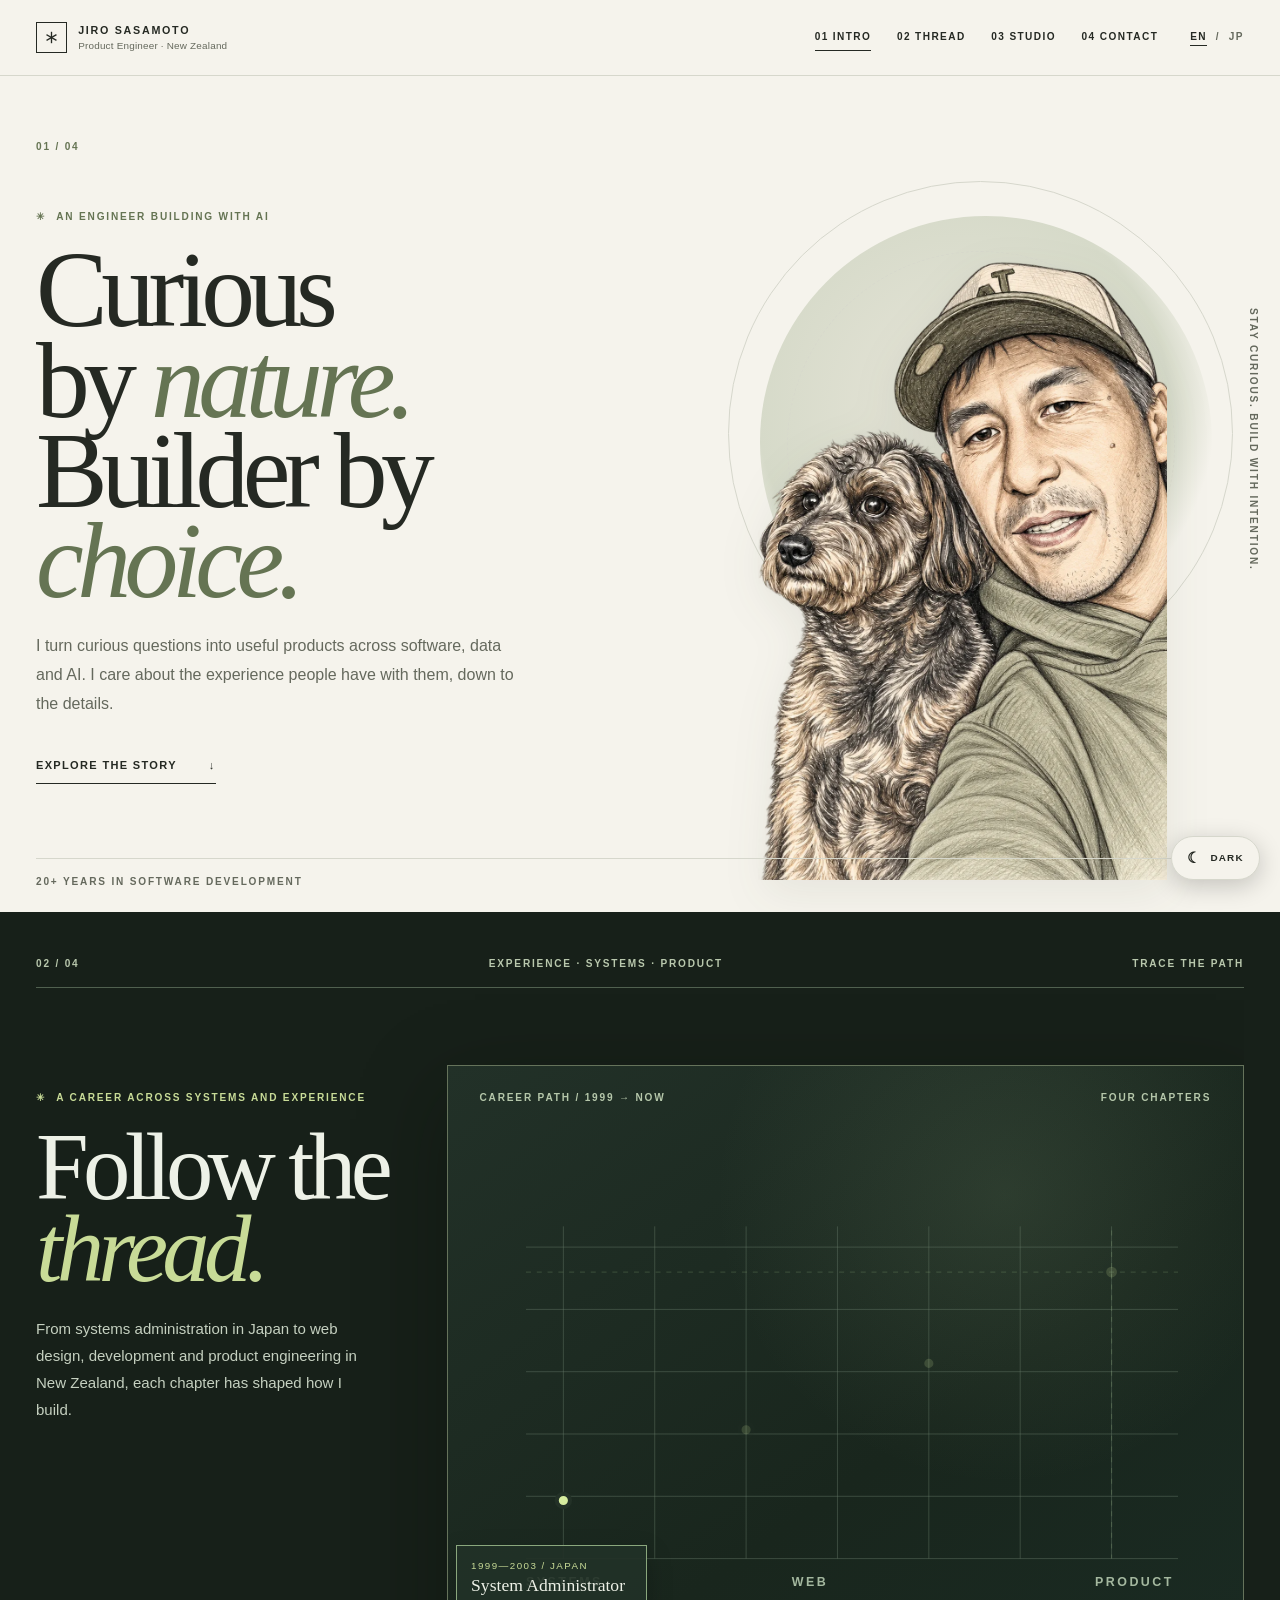
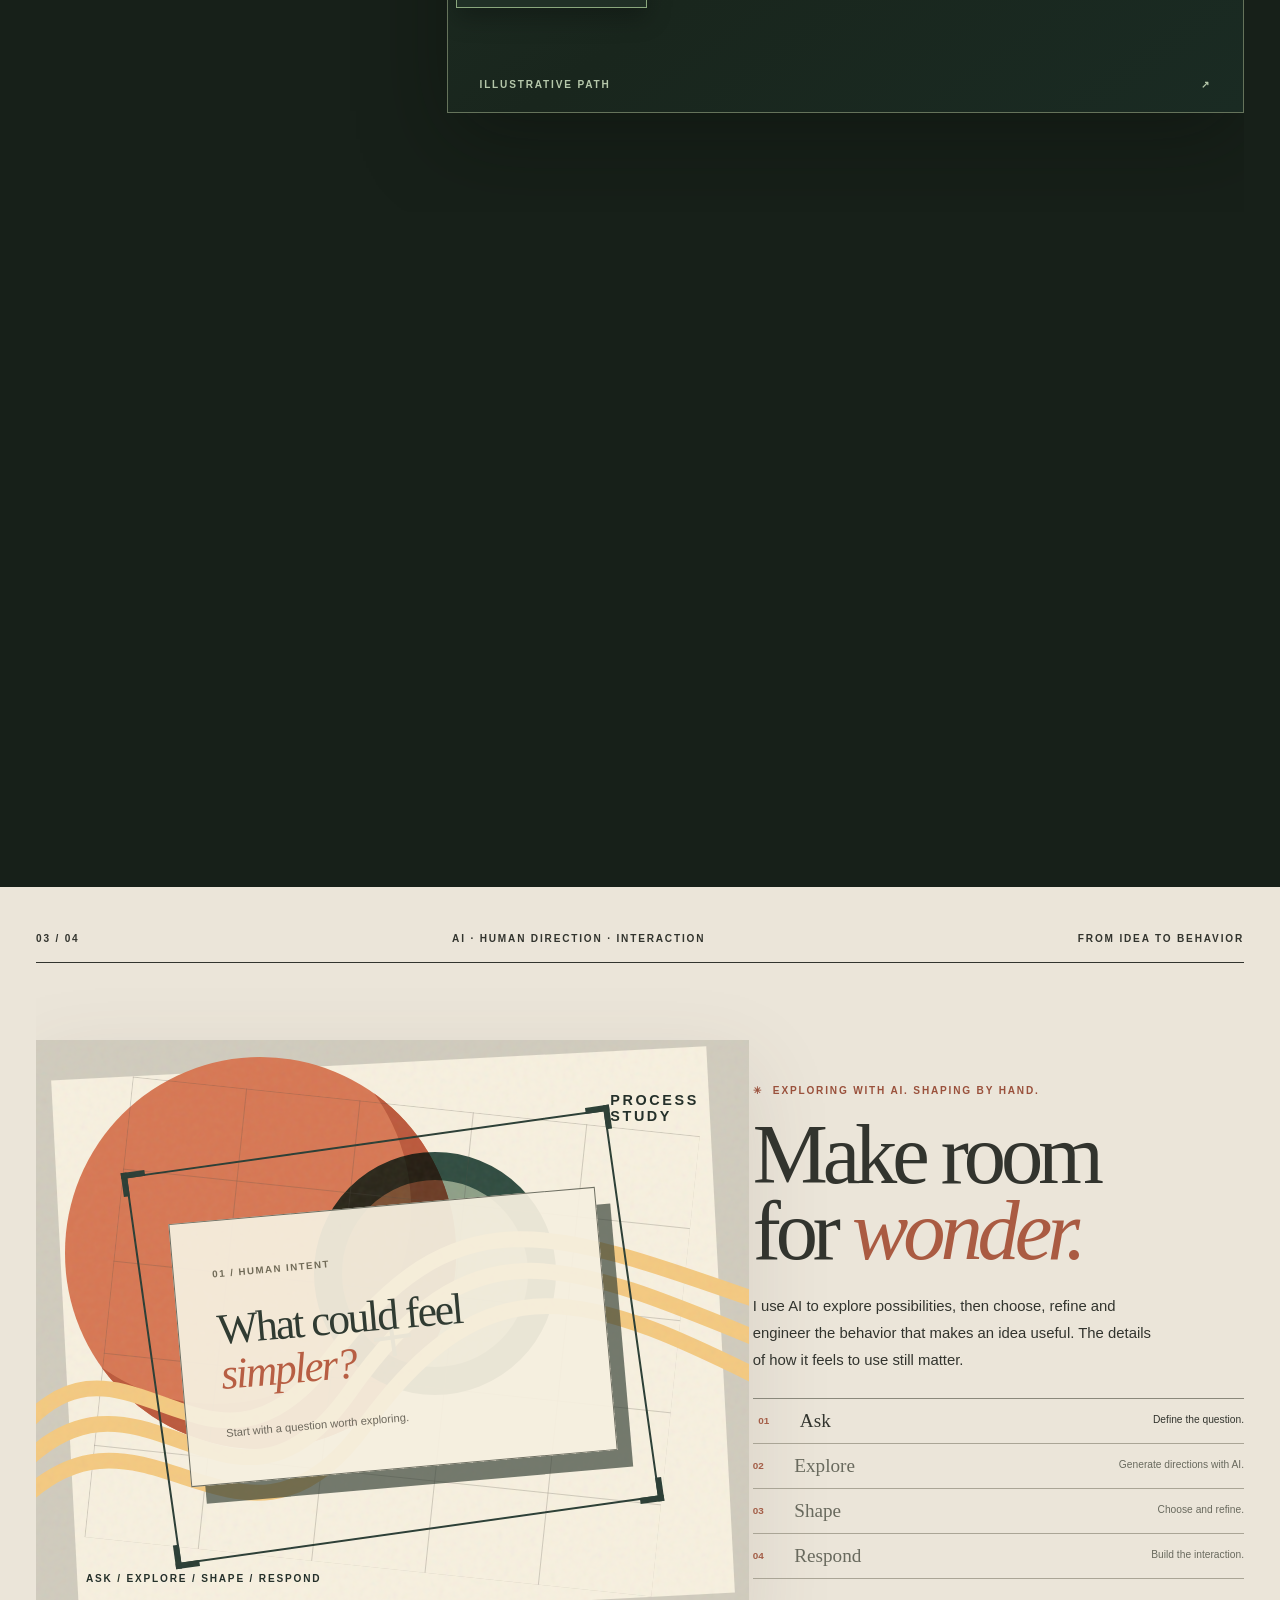
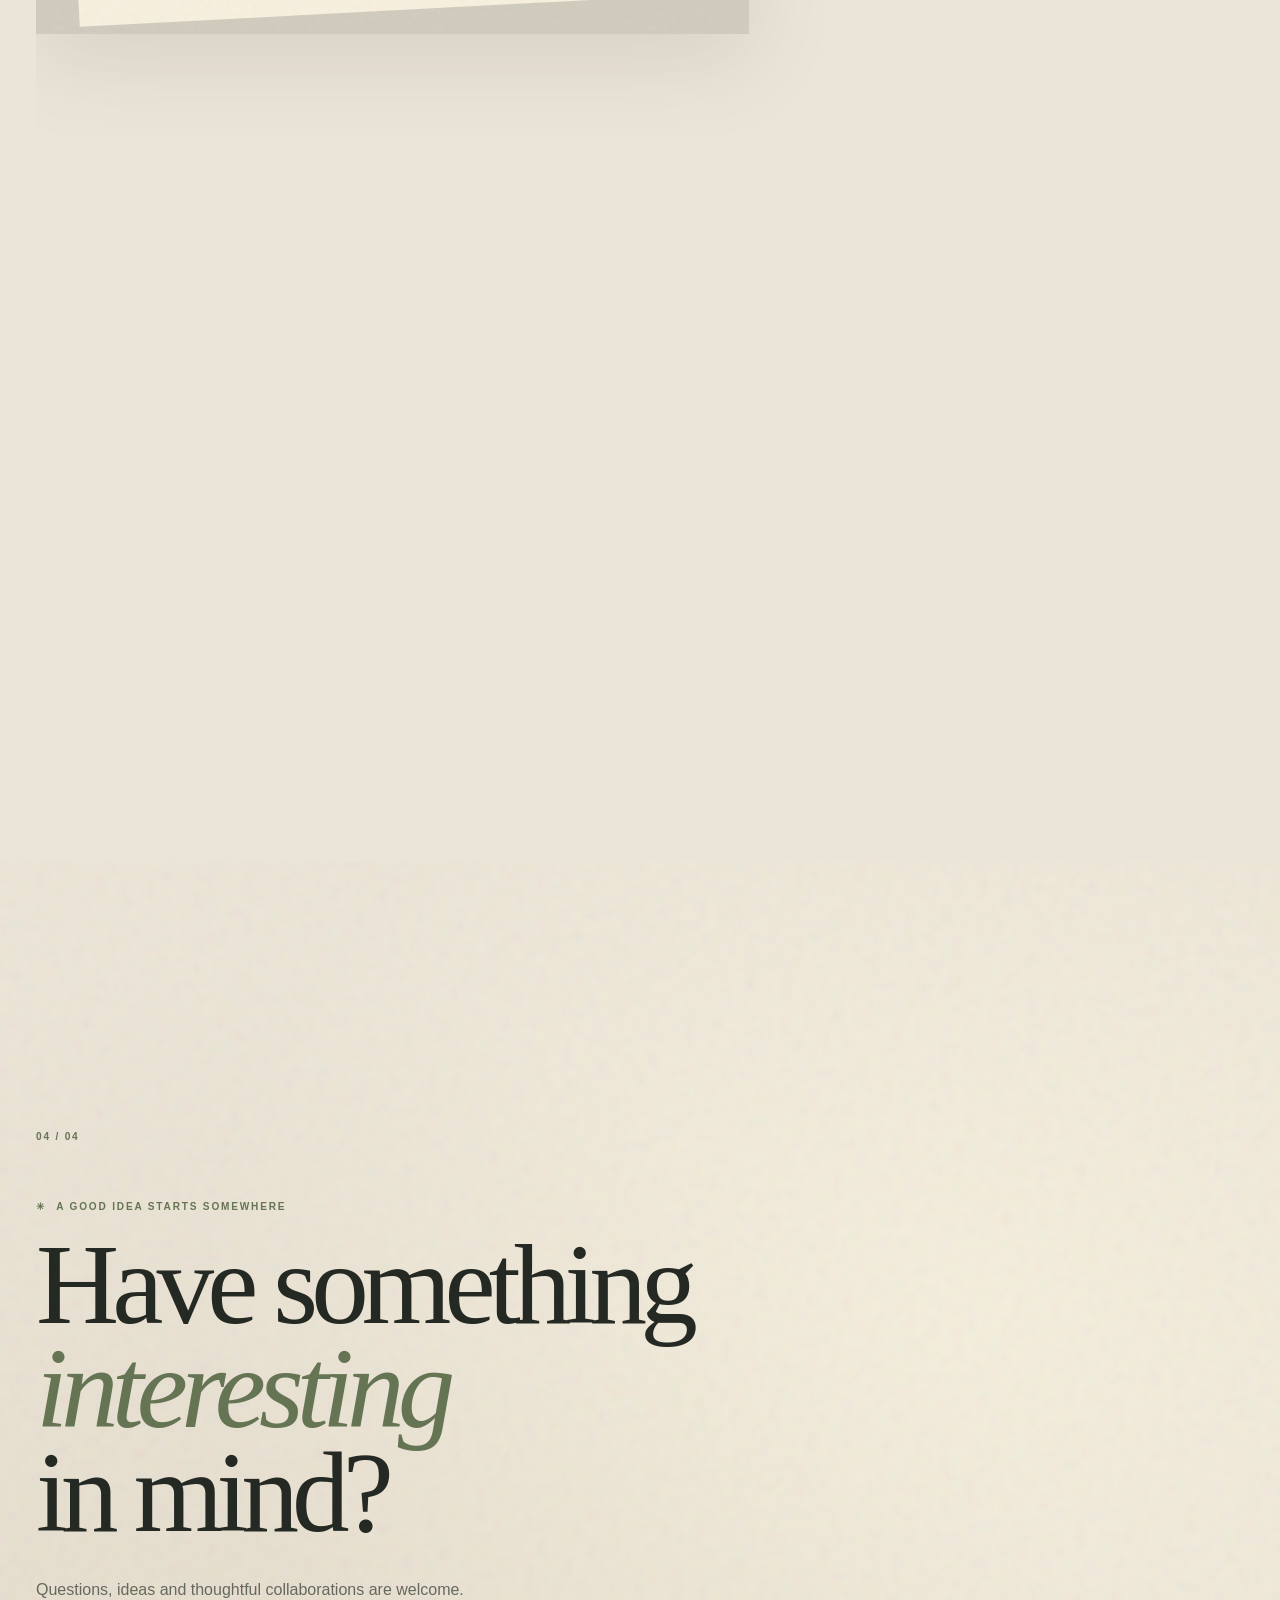
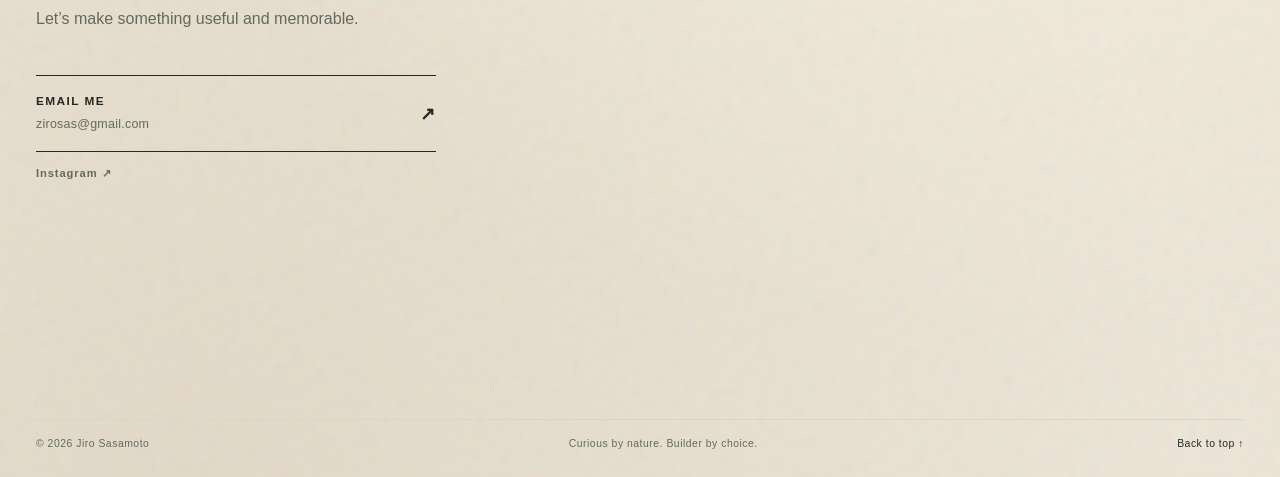
<file: index.html>
<!doctype html>
<html lang="en">
<head>
  <meta charset="utf-8">
  <meta name="viewport" content="width=device-width, initial-scale=1">
  <meta name="color-scheme" content="light dark">
  <meta name="description" content="Jiro Sasamoto is a product engineer in New Zealand, building thoughtful products across software, data and AI with a focus on UI and UX.">
  <meta name="author" content="Jiro Sasamoto">
  <title>Jiro Sasamoto — Product Engineer in New Zealand</title>
  <link rel="icon" href="assets/favicon.svg" type="image/svg+xml">
  <link rel="apple-touch-icon" href="assets/apple-touch-icon.png">
  <link rel="canonical" href="https://zirosas.github.io/portfolio/">
  <link rel="alternate" hreflang="en" href="https://zirosas.github.io/portfolio/">
  <link rel="alternate" hreflang="ja" href="https://zirosas.github.io/portfolio/ja/">
  <link rel="alternate" hreflang="x-default" href="https://zirosas.github.io/portfolio/">
  <meta property="og:type" content="website">
  <meta property="og:locale" content="en_NZ">
  <meta property="og:site_name" content="Jiro Sasamoto">
  <meta property="og:title" content="Jiro Sasamoto — Product Engineer">
  <meta property="og:description" content="Turning curious questions into useful products across software, data and AI, with care for UI and UX.">
  <meta property="og:url" content="https://zirosas.github.io/portfolio/">
  <meta property="og:image" content="https://zirosas.github.io/portfolio/assets/og-image.jpg">
  <meta property="og:image:width" content="1200">
  <meta property="og:image:height" content="630">
  <meta property="og:image:alt" content="Jiro Sasamoto — Curious by nature. Builder by choice.">
  <meta name="twitter:card" content="summary_large_image">
  <meta name="twitter:title" content="Jiro Sasamoto — Product Engineer">
  <meta name="twitter:description" content="Turning curious questions into useful products across software, data and AI, with care for UI and UX.">
  <meta name="twitter:image" content="https://zirosas.github.io/portfolio/assets/og-image.jpg">
  <meta name="theme-color" content="#f5f3ec" media="(prefers-color-scheme: light)">
  <meta name="theme-color" content="#11130f" media="(prefers-color-scheme: dark)">
  <script>
    (function () {
      var saved = null;
      try { saved = localStorage.getItem('theme'); } catch (error) {}
      var prefersDark = window.matchMedia && window.matchMedia('(prefers-color-scheme: dark)').matches;
      document.documentElement.setAttribute('data-theme', saved === 'dark' || saved === 'light' ? saved : (prefersDark ? 'dark' : 'light'));
    })();
  </script>
  <script type="application/ld+json">
    {"@context":"https://schema.org","@type":"Person","name":"Jiro Sasamoto","url":"https://zirosas.github.io/portfolio/","jobTitle":"Product Engineer","address":{"@type":"PostalAddress","addressLocality":"Auckland","addressCountry":"NZ"},"sameAs":["https://github.com/zirosas"]}
  </script>
  <link rel="stylesheet" href="assets/styles.css">
  <script src="assets/story.js" defer></script>
</head>
<body>
  <a class="skip-link" href="#main">Skip to content</a>
  <header class="site-header">
    <a class="identity" href="#intro" aria-label="Jiro Sasamoto, back to introduction">
      <span class="identity-mark" aria-hidden="true"><svg viewBox="0 0 64 64" width="17" height="17" fill="none" stroke="currentColor" stroke-width="5" stroke-linecap="square"><line x1="32" y1="13" x2="32" y2="51"/><line x1="15.5" y1="22.5" x2="48.5" y2="41.5"/><line x1="15.5" y1="41.5" x2="48.5" y2="22.5"/></svg></span>
      <span class="identity-text"><strong>JIRO SASAMOTO</strong><small>Product Engineer · New Zealand</small></span>
    </a>
    <nav aria-label="Main navigation">
      <a href="#intro">01 Intro</a>
      <a href="#thread">02 Thread</a>
      <a href="#studio">03 Studio</a>
      <a href="#contact">04 Contact</a>
    </nav>
    <div class="language-switch" role="group" aria-label="Language"><span aria-current="page">EN</span><span aria-hidden="true">/</span><a href="ja/" lang="ja" hreflang="ja">JP</a></div>
  </header>
  <main id="main">
    <section class="scene hero-scene" id="intro" aria-labelledby="intro-title">
      <div class="hero-inner wrap">
        <div class="hero-copy" data-reveal>
          <p class="scene-index"><span>01 / 04</span></p>
          <span class="eyebrow">An engineer building with AI</span>
          <h1 id="intro-title">Curious<br>by <em>nature.</em><br>Builder by<br><em>choice.</em></h1>
          <p class="hero-lede">I turn curious questions into useful products across software, data and AI. I care about the experience people have with them, down to the details.</p>
          <div class="hero-actions">
            <a class="underlined-link" href="#thread">Explore the story <span aria-hidden="true">↓</span></a>
          </div>
        </div>
        <div class="portrait-stage" aria-hidden="true">
          <div class="portrait-halo"></div>
          <span class="portrait-arc portrait-arc-one"></span>
          <span class="portrait-arc portrait-arc-two"></span>
          <img src="assets/hero-portrait.webp" alt="" width="940" height="1673" fetchpriority="high">
          <span class="portrait-caption">STAY CURIOUS. BUILD WITH INTENTION.</span>
        </div>
        <div class="hero-bottom"><span>20+ years in Software Development</span></div>
      </div>
    </section>

    <section class="scene data-scene scroll-scene" id="thread" aria-labelledby="thread-title">
      <span class="anchor-alias" id="work" aria-hidden="true"></span>
      <div class="scene-sticky wrap">
        <div class="scene-topline" data-reveal><span>02 / 04</span><span>EXPERIENCE · SYSTEMS · PRODUCT</span><span>TRACE THE PATH</span></div>
        <div class="data-copy" data-reveal>
          <span class="eyebrow">A career across systems and experience</span>
          <h2 id="thread-title">Follow the<br><em>thread.</em></h2>
          <p>From systems administration in Japan to web design, development and product engineering in New Zealand, each chapter has shaped how I build.</p>
        </div>
        <div class="data-visual">
          <div class="data-visual-top"><span>CAREER PATH / 1999 → NOW</span><span>FOUR CHAPTERS</span></div>
          <svg class="signal-chart" viewBox="0 0 900 520" preserveAspectRatio="xMidYMid meet" aria-hidden="true">
            <defs>
              <linearGradient id="signal-fill" x1="0" y1="0" x2="0" y2="1"><stop offset="0" stop-color="#c8db97" stop-opacity=".28"/><stop offset="1" stop-color="#c8db97" stop-opacity="0"/></linearGradient>
            </defs>
            <g class="chart-grid">
              <path d="M65 90H850M65 165H850M65 240H850M65 315H850M65 390H850M65 465H850"/>
              <path d="M110 65V465M220 65V465M330 65V465M440 65V465M550 65V465M660 65V465M770 65V465"/>
            </g>
            <path class="chart-area" d="M110 395 C175 375 245 420 330 310 C400 245 465 285 550 230 C625 165 695 210 770 120 L770 465 L110 465 Z"/>
            <path class="chart-line chart-line-shadow" d="M110 395 C175 375 245 420 330 310 C400 245 465 285 550 230 C625 165 695 210 770 120" pathLength="1"/>
            <path class="chart-line" d="M110 395 C175 375 245 420 330 310 C400 245 465 285 550 230 C625 165 695 210 770 120" pathLength="1"/>
            <circle class="chart-point" cx="110" cy="395" r="8"/>
            <circle class="chart-point" cx="330" cy="310" r="8"/>
            <circle class="chart-point" cx="550" cy="230" r="8"/>
            <circle class="chart-point" cx="770" cy="120" r="9"/>
            <path class="chart-crosshair" d="M770 70V465M65 120H850"/>
            <text x="65" y="498">SYSTEMS</text><text x="385" y="498">WEB</text><text x="750" y="498">PRODUCT</text>
          </svg>
          <div class="chart-annotation annotation-one"><span>1999—2003 / JAPAN</span><strong>System Administrator</strong></div>
          <div class="chart-annotation annotation-two"><span>2004—2006 / New Zealand</span><strong>Web Designer</strong></div>
          <div class="chart-annotation annotation-three"><span>2006—2013 / AUCKLAND</span><strong>Web Developer<br>+ Infrastructure Engineer</strong></div>
          <div class="chart-annotation annotation-four"><span>2013— / Auckland · Gisborne</span><strong>Product Engineer</strong></div>
          <div class="data-visual-bottom"><span>ILLUSTRATIVE PATH</span><span>↗</span></div>
        </div>
      </div>
    </section>

    <section class="scene art-scene scroll-scene" id="studio" aria-labelledby="studio-title">
      <span class="anchor-alias" id="journal" aria-hidden="true"></span>
      <span class="anchor-alias" id="about" aria-hidden="true"></span>
      <div class="scene-sticky wrap">
        <div class="scene-topline" data-reveal><span>03 / 04</span><span>AI · HUMAN DIRECTION · INTERACTION</span><span>FROM IDEA TO BEHAVIOR</span></div>
        <div class="art-visual" role="group" aria-label="Illustrative study of an AI-assisted design process">
          <div class="art-paper"></div>
          <div class="art-sun"></div>
          <div class="art-disc"></div>
          <div class="art-grid"></div>
          <div class="art-frame"><span class="frame-corner tl"></span><span class="frame-corner tr"></span><span class="frame-corner bl"></span><span class="frame-corner br"></span><span class="frame-cross">+</span></div>
          <svg class="art-wave" viewBox="0 0 760 600" preserveAspectRatio="none" aria-hidden="true">
            <path d="M-30 410 C90 250 180 490 315 320 S550 190 790 270"/>
            <path d="M-30 445 C110 285 205 530 335 355 S560 220 790 310"/>
            <path d="M-30 480 C110 325 215 565 350 390 S590 255 790 350"/>
          </svg>
          <div class="process-layer process-ask" data-phase="ask">
            <div class="idea-note"><span>01 / HUMAN INTENT</span><strong>What could feel<br><em>simpler?</em></strong><small>Start with a question worth exploring.</small></div>
          </div>
          <div class="process-layer process-explore" data-phase="explore">
            <div class="variant-card variant-one"><span>01</span><i></i><small>Structure</small></div>
            <div class="variant-card variant-two"><span>02</span><i></i><small>Rhythm</small></div>
            <div class="variant-card variant-three"><span>03</span><i></i><small>Possibility</small></div>
            <p>AI-assisted explorations<br><small>Many directions from one question</small></p>
          </div>
          <div class="process-layer process-shape" data-phase="shape">
            <div class="selection-board"><span>03 / HUMAN JUDGMENT</span><div class="selected-form"><i></i><b></b></div><strong>Keep what matters.</strong><small>Choose, edit, refine.</small></div>
          </div>
          <div class="process-layer process-respond is-active" data-phase="respond">
            <div class="interface-preview">
              <div class="preview-top"><span>INTERACTION STUDY</span><span class="preview-status">READY</span></div>
              <div class="preview-canvas"><span class="preview-orb"></span><span class="preview-ring"></span></div>
              <div class="preview-bottom"><div><strong>A little more alive.</strong><small class="preview-message">Ready when you are.</small></div><button class="preview-button" type="button" aria-pressed="false">Try the interaction ↗</button></div>
            </div>
          </div>
          <span class="art-stamp stamp-one">PROCESS<br>STUDY</span>
          <span class="art-stamp stamp-two">ASK / EXPLORE / SHAPE / RESPOND</span>
          <span class="art-grain"></span>
        </div>
        <div class="art-copy" data-reveal>
          <span class="eyebrow">Exploring with AI. Shaping by hand.</span>
          <h2 id="studio-title">Make room<br>for <em>wonder.</em></h2>
          <p>I use AI to explore possibilities, then choose, refine and engineer the behavior that makes an idea useful. The details of how it feels to use still matter.</p>
          <ol class="process-steps" aria-label="Creative process">
            <li data-step="ask"><span>01</span><strong>Ask</strong><small>Define the question.</small></li>
            <li data-step="explore"><span>02</span><strong>Explore</strong><small>Generate directions with AI.</small></li>
            <li data-step="shape"><span>03</span><strong>Shape</strong><small>Choose and refine.</small></li>
            <li data-step="respond" class="is-active"><span>04</span><strong>Respond</strong><small>Build the interaction.</small></li>
          </ol>
        </div>
      </div>
    </section>

    <section class="scene contact-scene" id="contact" aria-labelledby="contact-title">
      <div class="contact-enso" aria-hidden="true">
        <svg viewBox="0 0 600 600" focusable="false">
          <defs><mask id="enso-reveal"><path class="enso-reveal-path" pathLength="1" d="M 427.8 158.1 L 418.9 148.9 L 409.1 140.6 L 398.4 133.5 L 386.9 127.9 L 374.8 123.7 L 362.5 120.4 L 350.2 117.8 L 337.9 115.4 L 325.6 113.3 L 313.2 111.7 L 300.7 111.1 L 288.1 111.6 L 275.7 113.2 L 263.5 115.7 L 251.4 118.6 L 239.3 121.7 L 227.2 125.0 L 215.1 128.9 L 203.2 133.7 L 192.0 139.9 L 181.6 147.4 L 172.2 156.1 L 163.7 165.6 L 155.9 175.6 L 148.4 185.8 L 141.3 196.1 L 134.7 206.8 L 128.9 218.0 L 124.3 229.7 L 120.7 241.8 L 118.1 254.0 L 116.1 266.2 L 114.1 278.5 L 112.3 290.8 L 110.6 303.3 L 109.7 316.0 L 110.1 328.7 L 111.9 341.4 L 115.2 353.7 L 119.7 365.6 L 125.1 377.2 L 130.9 388.4 L 137.1 399.4 L 143.9 410.1 L 151.6 420.2 L 160.2 429.4 L 169.8 437.7 L 180.0 445.0 L 190.6 451.7 L 201.1 458.2 L 211.7 464.7 L 222.3 471.2 L 233.4 477.2 L 244.9 482.5 L 256.9 486.5 L 269.4 489.1 L 282.0 490.5 L 294.7 491.1 L 307.3 491.0 L 320.0 490.4 L 332.7 489.1 L 345.2 486.8 L 357.4 483.1 L 369.1 478.0 L 380.1 471.8 L 390.6 464.8 L 400.8 457.6 L 410.8 450.3 L 420.9 443.0 L 430.8 435.4 L 440.2 427.1 L 448.9 418.0 L 456.6 408.1 L 463.4 397.4 L 469.5 386.4 L 475.1 375.1 L 480.3 363.5 L 485.0 351.7 L 488.8 339.4 L 491.1 326.9" /></mask></defs>
          <path class="enso-ink enso-outer" mask="url(#enso-reveal)" d="M 428.8 156.9 L 419.9 147.7 L 410.1 139.2 L 399.4 131.9 L 387.8 126.1 L 375.7 121.7 L 363.3 118.2 L 350.9 115.3 L 338.4 112.7 L 326.0 110.4 L 313.4 108.6 L 300.7 107.8 L 287.9 108.1 L 275.3 109.5 L 262.7 111.8 L 250.3 114.6 L 237.9 117.6 L 225.4 120.8 L 213.0 124.6 L 200.7 129.4 L 189.1 135.6 L 178.3 143.1 L 168.5 151.9 L 159.6 161.5 L 151.2 171.6 L 143.3 181.9 L 135.8 192.5 L 128.8 203.5 L 122.6 215.0 L 117.5 227.0 L 113.6 239.4 L 110.6 252.1 L 108.2 264.8 L 105.9 277.5 L 103.8 290.4 L 101.9 303.5 L 100.8 316.7 L 100.9 330.1 L 102.6 343.4 L 105.9 356.4 L 110.4 369.0 L 115.7 381.3 L 121.6 393.3 L 127.9 405.1 L 134.9 416.5 L 142.8 427.3 L 151.8 437.3 L 161.7 446.2 L 172.4 454.3 L 183.3 461.7 L 194.4 468.9 L 205.6 476.1 L 216.9 483.1 L 228.7 489.8 L 241.0 495.6 L 253.8 500.1 L 267.1 503.1 L 280.6 504.9 L 294.3 505.8 L 307.9 506.0 L 321.6 505.6 L 335.3 504.5 L 348.9 502.2 L 362.2 498.5 L 375.0 493.4 L 387.2 486.9 L 398.8 479.7 L 410.1 472.1 L 421.2 464.4 L 432.4 456.6 L 443.3 448.4 L 453.8 439.5 L 463.6 429.6 L 472.3 418.8 L 478.0 406.1 L 482.3 392.9 L 485.8 379.7 L 488.7 366.5 L 490.8 353.3 L 491.7 340.1 L 491.1 326.9 L 491.1 326.9 L 485.8 338.8 L 479.2 350.0 L 472.0 360.6 L 464.4 370.5 L 456.7 379.8 L 448.8 388.7 L 441.0 397.3 L 434.3 406.4 L 426.6 414.8 L 418.2 422.4 L 409.4 429.4 L 400.4 436.2 L 391.5 443.0 L 382.4 449.9 L 373.0 456.6 L 363.1 462.7 L 352.6 467.7 L 341.5 471.4 L 330.0 473.8 L 318.4 475.2 L 306.8 476.0 L 295.1 476.3 L 283.4 476.1 L 271.6 475.1 L 260.1 472.9 L 248.9 469.4 L 238.1 464.7 L 227.8 459.2 L 217.7 453.4 L 207.8 447.6 L 197.8 441.7 L 187.7 435.7 L 177.9 429.1 L 168.7 421.6 L 160.3 413.1 L 152.9 403.8 L 146.3 393.8 L 140.2 383.6 L 134.4 373.0 L 129.1 362.2 L 124.6 351.0 L 121.2 339.3 L 119.2 327.3 L 118.7 315.2 L 119.4 303.2 L 120.7 291.2 L 122.3 279.4 L 123.9 267.7 L 125.7 255.9 L 127.9 244.1 L 131.0 232.4 L 135.3 221.1 L 140.6 210.2 L 146.8 199.7 L 153.4 189.6 L 160.5 179.6 L 167.9 169.7 L 176.0 160.3 L 184.9 151.7 L 194.9 144.2 L 205.7 138.0 L 217.2 133.2 L 228.9 129.2 L 240.7 125.8 L 252.5 122.6 L 264.3 119.5 L 276.2 116.9 L 288.4 115.1 L 300.6 114.4 L 312.9 114.8 L 325.2 116.2 L 337.4 118.0 L 349.5 120.2 L 361.8 122.7 L 374.0 125.7 L 386.0 129.8 L 397.5 135.2 L 408.2 142.0 L 417.9 150.2 L 426.8 159.2 Z" />
          <path class="enso-ink enso-inner" mask="url(#enso-reveal)" d="M 408.0 156.7 L 399.1 148.7 L 389.5 141.5 L 379.0 135.6 L 367.9 131.0 L 356.4 127.7 L 344.7 125.2 L 333.0 123.3 L 321.3 121.8 L 309.5 120.6 L 297.6 120.2 L 285.8 120.7 L 274.1 122.3 L 262.5 124.9 L 251.2 128.3 L 240.1 131.9 L 228.9 135.7 L 217.7 139.6 L 206.5 144.0 L 195.5 149.3 L 185.2 155.6 L 175.7 163.2 L 167.1 171.9 L 159.3 181.2 L 152.2 191.0 L 145.4 201.0 L 139.0 211.3 L 133.3 222.0 L 128.5 233.1 L 124.8 244.7 L 122.3 256.5 L 120.7 268.5 L 119.7 280.4 L 118.8 292.3 L 117.9 304.3 L 117.2 316.4 L 117.2 328.6 L 118.1 340.9 L 120.5 353.0 L 124.1 364.8 L 128.8 376.2 L 134.3 387.3 L 140.2 398.1 L 146.7 408.7 L 153.7 418.9 L 161.6 428.5 L 170.5 437.2 L 180.3 444.8 L 190.7 451.5 L 201.5 457.5 L 212.4 463.1 L 223.3 468.6 L 234.2 474.1 L 245.5 479.2 L 257.1 483.6 L 269.1 487.0 L 281.5 489.1 L 293.9 490.1 L 306.5 490.2 L 319.0 489.8 L 331.6 489.0 L 344.2 487.4 L 356.7 484.9 L 368.8 481.0 L 380.4 475.7 L 391.4 469.2 L 401.7 461.7 L 411.5 453.9 L 421.1 445.9 L 430.6 437.8 L 440.0 429.4 L 448.9 420.5 L 457.2 410.9 L 464.5 400.5 L 469.3 388.7 L 472.8 376.5 L 475.6 364.3 L 478.0 352.1 L 479.8 340.0 L 480.7 327.9 L 480.4 315.8 L 480.4 315.8 L 475.9 327.1 L 470.3 337.9 L 464.2 348.1 L 457.9 357.8 L 451.5 367.1 L 444.9 375.9 L 438.3 384.5 L 432.5 393.5 L 425.8 401.8 L 418.5 409.5 L 410.8 416.9 L 403.0 424.1 L 395.1 431.3 L 387.1 438.5 L 378.6 445.5 L 369.4 451.6 L 359.6 456.7 L 349.2 460.4 L 338.4 463.0 L 327.6 464.6 L 316.6 465.8 L 305.7 466.5 L 294.7 466.8 L 283.7 466.3 L 272.8 464.9 L 262.1 462.3 L 251.7 458.6 L 241.7 454.4 L 231.8 449.8 L 221.9 445.3 L 212.0 440.7 L 202.0 435.8 L 192.3 430.3 L 183.2 423.8 L 174.8 416.2 L 167.4 407.8 L 160.7 398.7 L 154.5 389.3 L 148.7 379.7 L 143.4 369.7 L 138.7 359.4 L 134.9 348.7 L 132.5 337.7 L 131.3 326.4 L 131.0 315.2 L 131.3 304.0 L 131.8 292.9 L 132.2 281.8 L 132.8 270.6 L 133.8 259.3 L 135.7 248.1 L 138.8 237.1 L 143.0 226.5 L 148.1 216.3 L 153.8 206.4 L 159.8 196.7 L 166.3 187.2 L 173.4 178.0 L 181.3 169.5 L 190.2 162.0 L 199.9 155.6 L 210.2 150.3 L 220.9 145.9 L 231.5 141.8 L 242.2 137.8 L 252.9 134.0 L 263.7 130.4 L 274.8 127.5 L 286.2 125.6 L 297.7 124.8 L 309.2 125.0 L 320.8 125.8 L 332.3 127.0 L 343.9 128.5 L 355.4 130.6 L 366.9 133.7 L 377.9 137.9 L 388.3 143.6 L 397.9 150.5 L 406.8 158.3 Z" />
        </svg>
        <span class="contact-seal">笹本</span>
      </div>
      <div class="contact-content wrap" data-reveal>
        <p class="scene-index"><span>04 / 04</span></p>
        <span class="eyebrow">A good idea starts somewhere</span>
        <h2 id="contact-title">Have something<br><em>interesting</em><br>in mind?</h2>
        <p>Questions, ideas and thoughtful collaborations are welcome. Let’s make something useful and memorable.</p>
        <address class="contact-actions">
          <a class="contact-link" href="mailto:zirosas@gmail.com"><span class="contact-link-label">Email me<small>zirosas@gmail.com</small></span><span aria-hidden="true">↗</span></a>
          <a class="contact-secondary" href="https://www.instagram.com/zirosas/" target="_blank" rel="noopener noreferrer">Instagram <span aria-hidden="true">↗</span></a>
        </address>
      </div>
      <footer class="site-footer wrap"><span>© 2026 Jiro Sasamoto</span><span>Curious by nature. Builder by choice.</span><a href="#intro">Back to top ↑</a></footer>
    </section>
  </main>
  <button class="theme-toggle" type="button" aria-label="Switch to dark theme" aria-pressed="false"><span class="theme-toggle-icon" aria-hidden="true">☾</span><span class="theme-toggle-label">Dark</span></button>
</body>
</html>
</file>
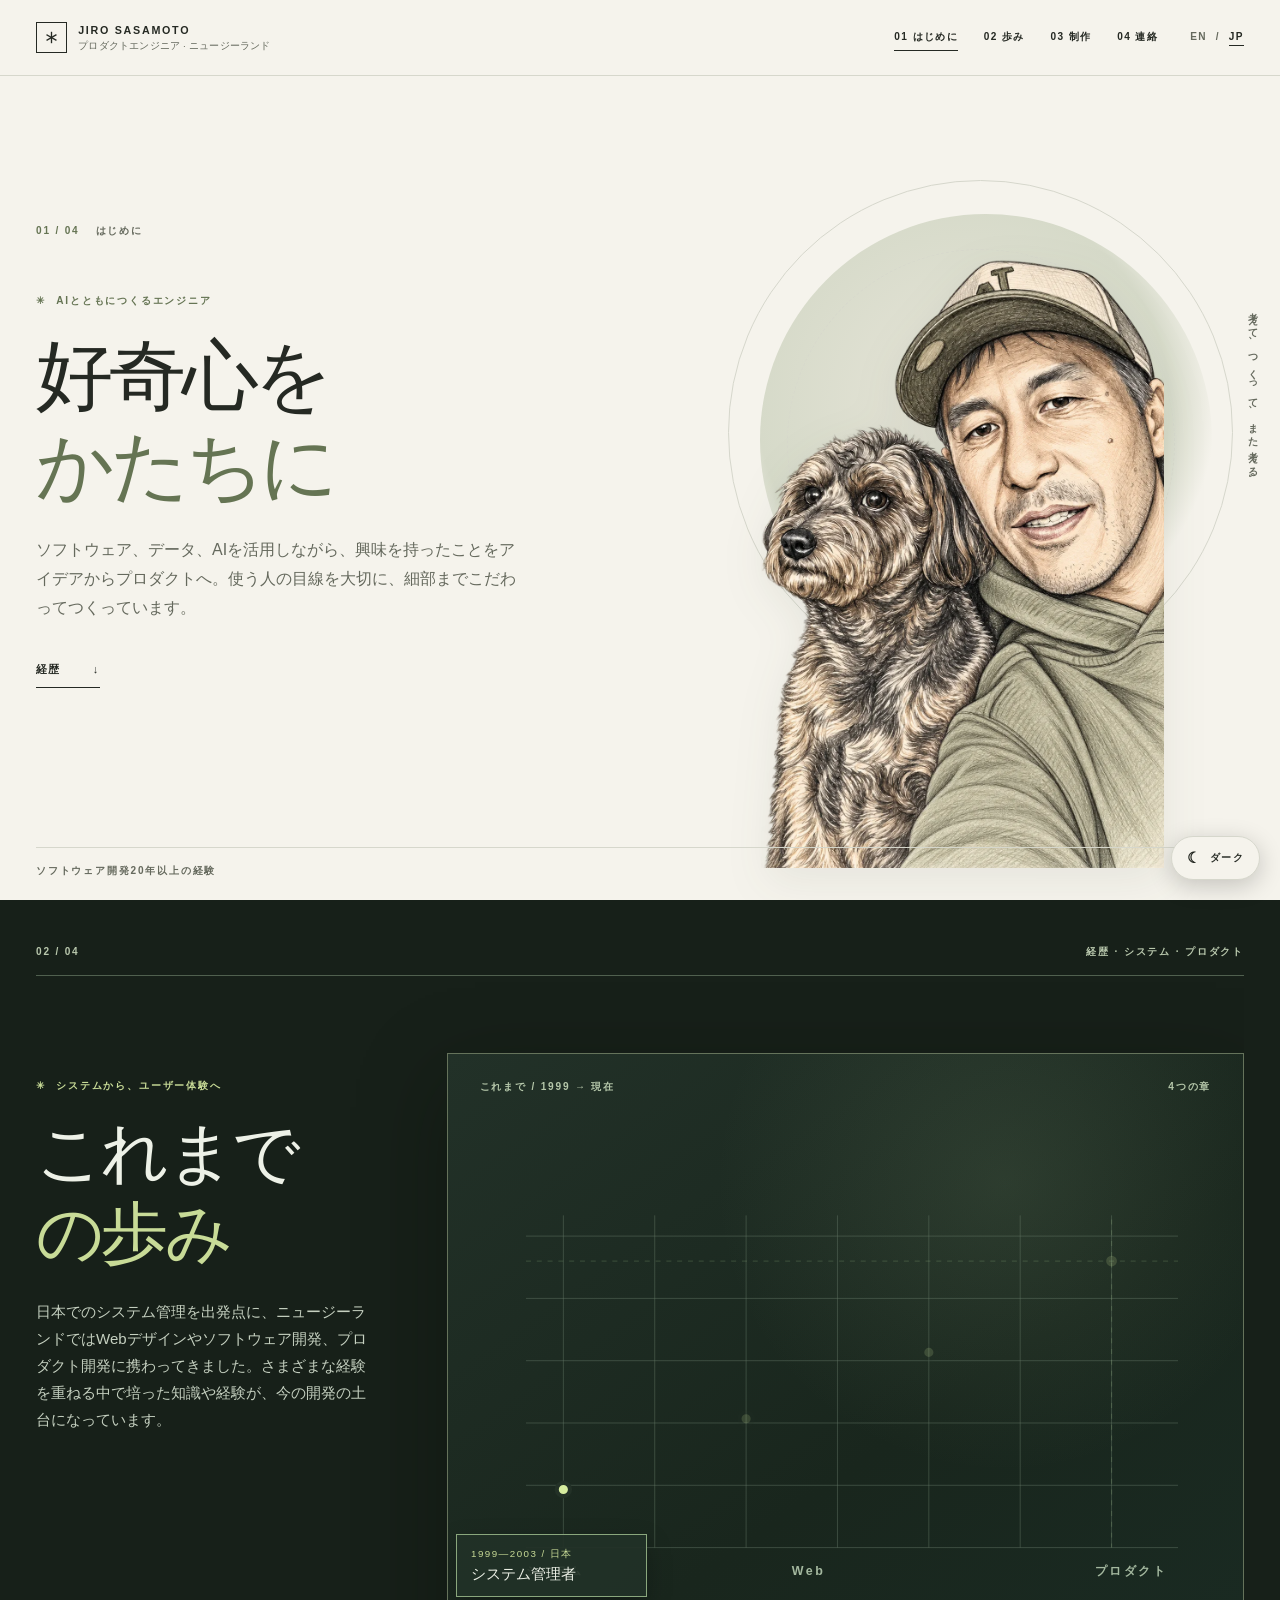
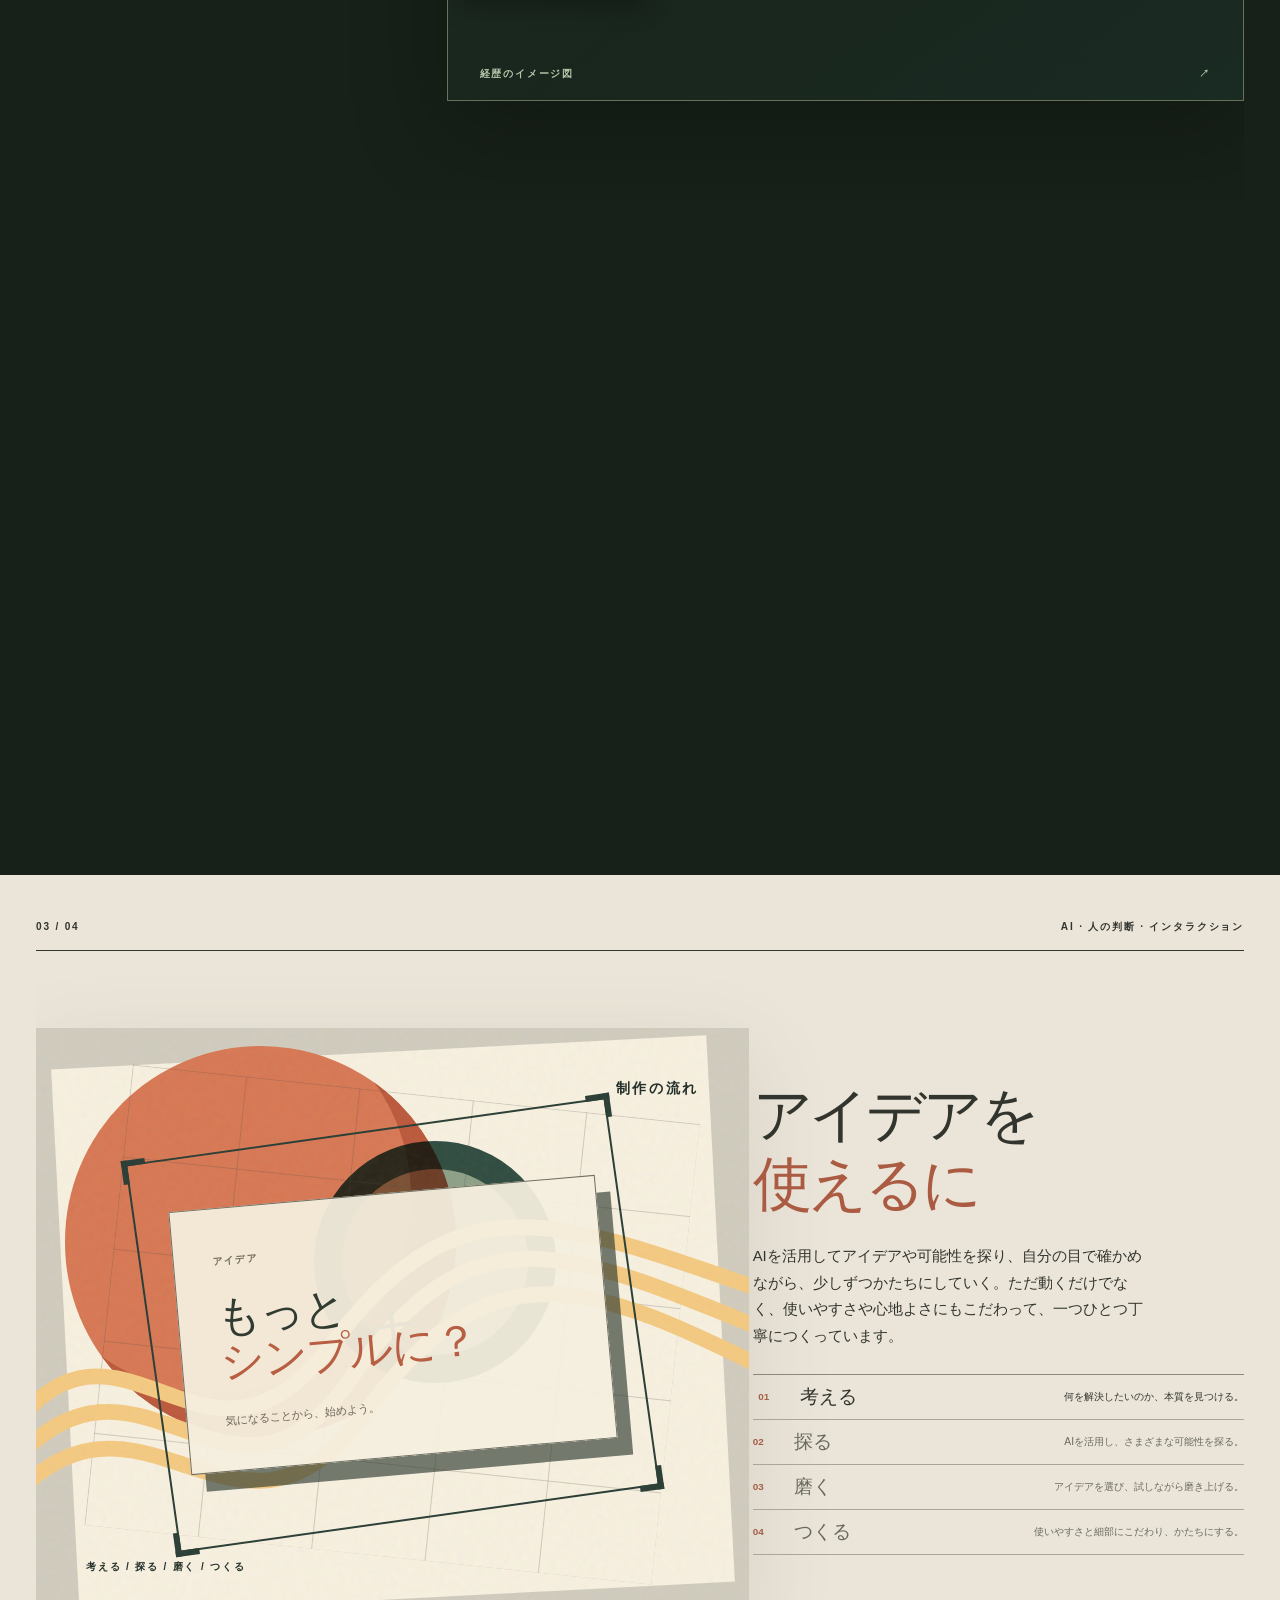
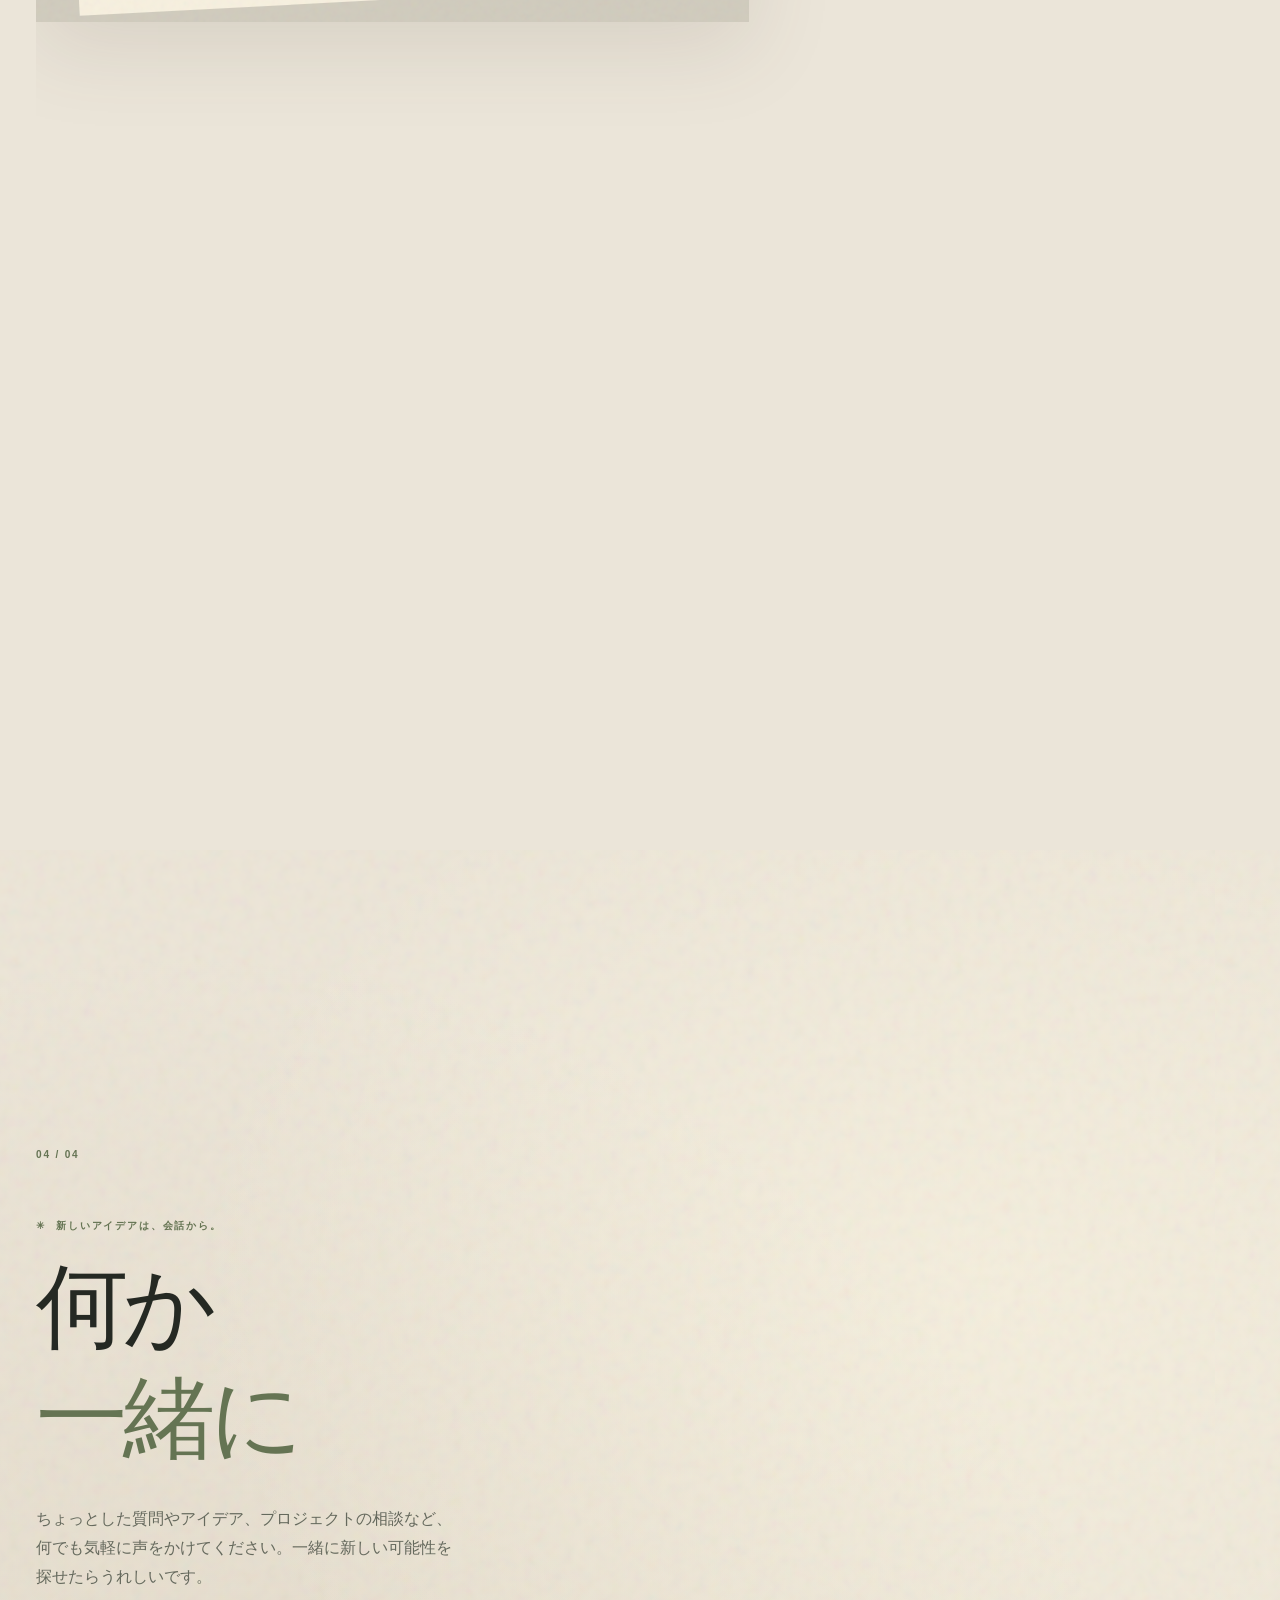
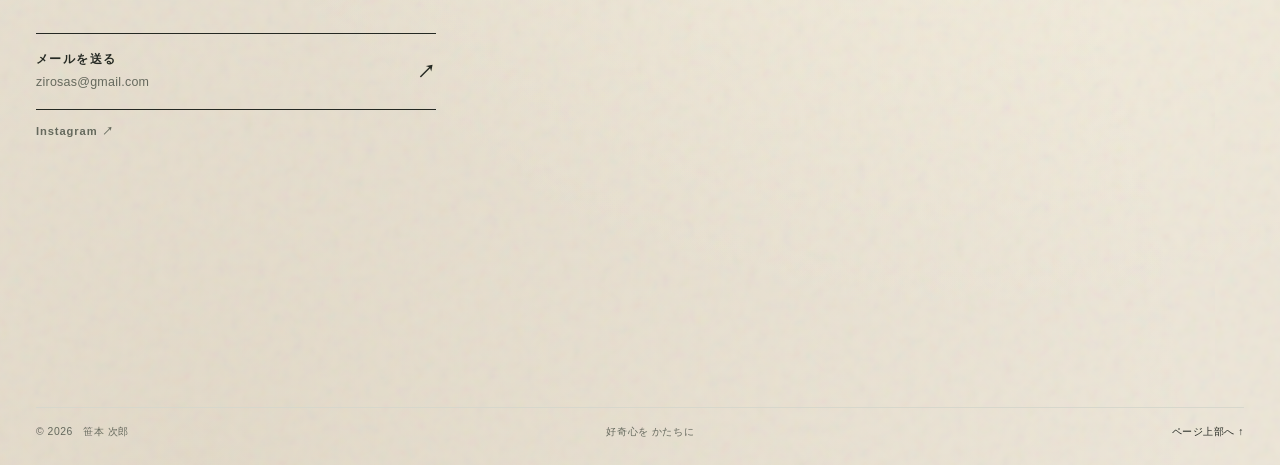
<file: ja/index.html>
<!doctype html>
<html lang="ja">
<head>
  <meta charset="utf-8">
  <meta name="viewport" content="width=device-width, initial-scale=1">
  <meta name="color-scheme" content="light dark">
  <meta name="description" content="Jiro Sasamotoのポートフォリオ。ソフトウェア、データ、AIを横断し、UIとUXにこだわりながらプロダクトをつくっています。">
  <meta name="author" content="Jiro Sasamoto">
  <title>Jiro Sasamoto — プロダクトエンジニア</title>
  <link rel="icon" href="../assets/favicon.svg" type="image/svg+xml">
  <link rel="apple-touch-icon" href="../assets/apple-touch-icon.png">
  <link rel="canonical" href="https://zirosas.github.io/portfolio/ja/">
  <link rel="alternate" hreflang="en" href="https://zirosas.github.io/portfolio/">
  <link rel="alternate" hreflang="ja" href="https://zirosas.github.io/portfolio/ja/">
  <link rel="alternate" hreflang="x-default" href="https://zirosas.github.io/portfolio/">
  <meta property="og:type" content="website">
  <meta property="og:locale" content="ja_JP">
  <meta property="og:site_name" content="Jiro Sasamoto">
  <meta property="og:title" content="Jiro Sasamoto — プロダクトエンジニア">
  <meta property="og:description" content="問いを磨き、役に立つプロダクトへ。ソフトウェア、データ、AIを横断し、使う人の体験を大切にしています。">
  <meta property="og:url" content="https://zirosas.github.io/portfolio/ja/">
  <meta property="og:image" content="https://zirosas.github.io/portfolio/assets/og-image.jpg">
  <meta property="og:image:width" content="1200">
  <meta property="og:image:height" content="630">
  <meta property="og:image:alt" content="Jiro Sasamotoと犬のイラスト、英語の見出しが入ったプレビュー画像">
  <meta name="twitter:card" content="summary_large_image">
  <meta name="twitter:title" content="Jiro Sasamoto — プロダクトエンジニア">
  <meta name="twitter:description" content="問いを磨き、役に立つプロダクトへ。ソフトウェア、データ、AIを横断し、使う人の体験を大切にしています。">
  <meta name="twitter:image" content="https://zirosas.github.io/portfolio/assets/og-image.jpg">
  <meta name="theme-color" content="#f5f3ec" media="(prefers-color-scheme: light)">
  <meta name="theme-color" content="#11130f" media="(prefers-color-scheme: dark)">
  <script>
    (function () {
      var saved = null;
      try { saved = localStorage.getItem('theme'); } catch (error) {}
      var prefersDark = window.matchMedia && window.matchMedia('(prefers-color-scheme: dark)').matches;
      document.documentElement.setAttribute('data-theme', saved === 'dark' || saved === 'light' ? saved : (prefersDark ? 'dark' : 'light'));
    })();
  </script>
  <script type="application/ld+json">
    {"@context":"https://schema.org","@type":"Person","name":"Jiro Sasamoto","url":"https://zirosas.github.io/portfolio/ja/","jobTitle":"プロダクトエンジニア","address":{"@type":"PostalAddress","addressLocality":"Auckland","addressCountry":"NZ"},"sameAs":["https://github.com/zirosas"]}
  </script>
  <link rel="stylesheet" href="../assets/styles.css">
  <script src="../assets/story.js" defer></script>
</head>
<body>
  <a class="skip-link" href="#main">本文へ移動</a>
  <header class="site-header">
    <a class="identity" href="#intro" aria-label="Jiro Sasamoto、はじめに戻る">
      <span class="identity-mark" aria-hidden="true"><svg viewBox="0 0 64 64" width="17" height="17" fill="none" stroke="currentColor" stroke-width="5" stroke-linecap="square"><line x1="32" y1="13" x2="32" y2="51"/><line x1="15.5" y1="22.5" x2="48.5" y2="41.5"/><line x1="15.5" y1="41.5" x2="48.5" y2="22.5"/></svg></span>
      <span class="identity-text"><strong>JIRO SASAMOTO</strong><small>プロダクトエンジニア · ニュージーランド</small></span>
    </a>
    <nav aria-label="メインナビゲーション">
      <a href="#intro">01 はじめに</a>
      <a href="#thread">02 歩み</a>
      <a href="#studio">03 制作</a>
      <a href="#contact">04 連絡</a>
    </nav>
    <div class="language-switch" role="group" aria-label="言語"><a href="../" lang="en" hreflang="en">EN</a><span aria-hidden="true">/</span><span aria-current="page">JP</span></div>
  </header>
  <main id="main">
    <section class="scene hero-scene" id="intro" aria-labelledby="intro-title">
      <div class="hero-inner wrap">
        <div class="hero-copy" data-reveal>
          <p class="scene-index"><span>01 / 04</span> はじめに</p>
          <span class="eyebrow">AIとともにつくるエンジニア</span>
          <h1 id="intro-title">好奇心を<br><em>かたちに</em></h1>
          <p class="hero-lede">ソフトウェア、データ、AIを活用しながら、興味を持ったことをアイデアからプロダクトへ。使う人の目線を大切に、細部までこだわってつくっています。</p>
          <div class="hero-actions">
            <a class="underlined-link" href="#thread">経歴 <span aria-hidden="true">↓</span></a>
          </div>
        </div>
        <div class="portrait-stage" aria-hidden="true">
          <div class="portrait-halo"></div>
          <span class="portrait-arc portrait-arc-one"></span>
          <span class="portrait-arc portrait-arc-two"></span>
          <img src="../assets/hero-portrait.webp" alt="" width="940" height="1673" fetchpriority="high">
          <span class="portrait-caption">考えて、つくって、また考える。</span>
        </div>
        <div class="hero-bottom"><span>ソフトウェア開発20年以上の経験</span></div>
      </div>
    </section>

    <section class="scene data-scene scroll-scene" id="thread" aria-labelledby="thread-title">
      <span class="anchor-alias" id="work" aria-hidden="true"></span>
      <div class="scene-sticky wrap">
        <div class="scene-topline" data-reveal><span>02 / 04</span><span>経歴 · システム · プロダクト</span></div>
        <div class="data-copy" data-reveal>
          <span class="eyebrow">システムから、ユーザー体験へ</span>
          <h2 id="thread-title">これまで<br><em>の歩み</em></h2>
          <p>日本でのシステム管理を出発点に、ニュージーランドではWebデザインやソフトウェア開発、プロダクト開発に携わってきました。さまざまな経験を重ねる中で培った知識や経験が、今の開発の土台になっています。</p>
        </div>
        <div class="data-visual">
          <div class="data-visual-top"><span>これまで / 1999 → 現在</span><span>4つの章</span></div>
          <svg class="signal-chart" viewBox="0 0 900 520" preserveAspectRatio="xMidYMid meet" aria-hidden="true">
            <defs>
              <linearGradient id="signal-fill" x1="0" y1="0" x2="0" y2="1"><stop offset="0" stop-color="#c8db97" stop-opacity=".28"/><stop offset="1" stop-color="#c8db97" stop-opacity="0"/></linearGradient>
            </defs>
            <g class="chart-grid">
              <path d="M65 90H850M65 165H850M65 240H850M65 315H850M65 390H850M65 465H850"/>
              <path d="M110 65V465M220 65V465M330 65V465M440 65V465M550 65V465M660 65V465M770 65V465"/>
            </g>
            <path class="chart-area" d="M110 395 C175 375 245 420 330 310 C400 245 465 285 550 230 C625 165 695 210 770 120 L770 465 L110 465 Z"/>
            <path class="chart-line chart-line-shadow" d="M110 395 C175 375 245 420 330 310 C400 245 465 285 550 230 C625 165 695 210 770 120" pathLength="1"/>
            <path class="chart-line" d="M110 395 C175 375 245 420 330 310 C400 245 465 285 550 230 C625 165 695 210 770 120" pathLength="1"/>
            <circle class="chart-point" cx="110" cy="395" r="8"/>
            <circle class="chart-point" cx="330" cy="310" r="8"/>
            <circle class="chart-point" cx="550" cy="230" r="8"/>
            <circle class="chart-point" cx="770" cy="120" r="9"/>
            <path class="chart-crosshair" d="M770 70V465M65 120H850"/>
            <text x="65" y="498">システム</text><text x="385" y="498">Web</text><text x="750" y="498">プロダクト</text>
          </svg>
          <div class="chart-annotation annotation-one"><span>1999—2003 / 日本</span><strong>システム管理者</strong></div>
          <div class="chart-annotation annotation-two"><span>2004—2006 / New Zealand</span><strong>Webデザイナー</strong></div>
          <div class="chart-annotation annotation-three"><span>2006—2013 / Auckland</span><strong>Web開発者<br>＋ インフラエンジニア</strong></div>
          <div class="chart-annotation annotation-four"><span>2013—現在 / Auckland, Gisborne</span><strong>プロダクトエンジニア</strong></div>
          <div class="data-visual-bottom"><span>経歴のイメージ図</span><span>↗</span></div>
        </div>
      </div>
    </section>

    <section class="scene art-scene scroll-scene" id="studio" aria-labelledby="studio-title">
      <span class="anchor-alias" id="journal" aria-hidden="true"></span>
      <span class="anchor-alias" id="about" aria-hidden="true"></span>
      <div class="scene-sticky wrap">
        <div class="scene-topline" data-reveal><span>03 / 04</span><span>AI · 人の判断 · インタラクション</span></div>
        <div class="art-visual" role="group" aria-label="AIを使った制作過程のイメージ">
          <div class="art-paper"></div>
          <div class="art-sun"></div>
          <div class="art-disc"></div>
          <div class="art-grid"></div>
          <div class="art-frame"><span class="frame-corner tl"></span><span class="frame-corner tr"></span><span class="frame-corner bl"></span><span class="frame-corner br"></span><span class="frame-cross">+</span></div>
          <svg class="art-wave" viewBox="0 0 760 600" preserveAspectRatio="none" aria-hidden="true">
            <path d="M-30 410 C90 250 180 490 315 320 S550 190 790 270"/>
            <path d="M-30 445 C110 285 205 530 335 355 S560 220 790 310"/>
            <path d="M-30 480 C110 325 215 565 350 390 S590 255 790 350"/>
          </svg>
          <div class="process-layer process-ask" data-phase="ask">
            <div class="idea-note"><span>アイデア</span><strong>もっと<br><em>シンプルに？</em></strong><small>気になることから、始めよう。</small></div>
          </div>
          <div class="process-layer process-explore" data-phase="explore">
            <div class="variant-card variant-one"><span>01</span><i></i><small>構造</small></div>
            <div class="variant-card variant-two"><span>02</span><i></i><small>リズム</small></div>
            <div class="variant-card variant-three"><span>03</span><i></i><small>可能性</small></div>
            <p>AIと広げる選択肢<br><small>ひとつの疑問から、広がる可能性。</small></p>
          </div>
          <div class="process-layer process-shape" data-phase="shape">
            <div class="selection-board"><span>人が考え、人が選ぶ</span><div class="selected-form"><i></i><b></b></div><strong>本当に大切なことを見極める</strong><small>アイデアを選び、試し、磨き上げる。</small></div>
          </div>
          <div class="process-layer process-respond is-active" data-phase="respond">
            <div class="interface-preview">
              <div class="preview-top"><span>インタラクション</span><span class="preview-status">準備完了</span></div>
              <div class="preview-canvas"><span class="preview-orb"></span><span class="preview-ring"></span></div>
              <div class="preview-bottom"><div><strong>使ってみる</strong><small class="preview-message">操作してみてください。</small></div><button class="preview-button" type="button" aria-pressed="false">動きを試す ↗</button></div>
            </div>
          </div>
          <span class="art-stamp stamp-one">制作の流れ</span>
          <span class="art-stamp stamp-two">考える / 探る / 磨く / つくる</span>
          <span class="art-grain"></span>
        </div>
        <div class="art-copy" data-reveal>
          <h2 id="studio-title">アイデアを<br><em>使えるに</em></h2>
          <p>AIを活用してアイデアや可能性を探り、自分の目で確かめながら、少しずつかたちにしていく。ただ動くだけでなく、使いやすさや心地よさにもこだわって、一つひとつ丁寧につくっています。</p>
          <ol class="process-steps" aria-label="制作の流れ">
            <li data-step="ask"><span>01</span><strong>考える</strong><small>何を解決したいのか、本質を見つける。</small></li>
            <li data-step="explore"><span>02</span><strong>探る</strong><small>AIを活用し、さまざまな可能性を探る。</small></li>
            <li data-step="shape"><span>03</span><strong>磨く</strong><small>アイデアを選び、試しながら磨き上げる。</small></li>
            <li data-step="respond" class="is-active"><span>04</span><strong>つくる</strong><small>使いやすさと細部にこだわり、かたちにする。</small></li>
          </ol>
        </div>
      </div>
    </section>

    <section class="scene contact-scene" id="contact" aria-labelledby="contact-title">
      <div class="contact-enso" aria-hidden="true">
        <svg viewBox="0 0 600 600" focusable="false">
          <defs><mask id="enso-reveal"><path class="enso-reveal-path" pathLength="1" d="M 427.8 158.1 L 418.9 148.9 L 409.1 140.6 L 398.4 133.5 L 386.9 127.9 L 374.8 123.7 L 362.5 120.4 L 350.2 117.8 L 337.9 115.4 L 325.6 113.3 L 313.2 111.7 L 300.7 111.1 L 288.1 111.6 L 275.7 113.2 L 263.5 115.7 L 251.4 118.6 L 239.3 121.7 L 227.2 125.0 L 215.1 128.9 L 203.2 133.7 L 192.0 139.9 L 181.6 147.4 L 172.2 156.1 L 163.7 165.6 L 155.9 175.6 L 148.4 185.8 L 141.3 196.1 L 134.7 206.8 L 128.9 218.0 L 124.3 229.7 L 120.7 241.8 L 118.1 254.0 L 116.1 266.2 L 114.1 278.5 L 112.3 290.8 L 110.6 303.3 L 109.7 316.0 L 110.1 328.7 L 111.9 341.4 L 115.2 353.7 L 119.7 365.6 L 125.1 377.2 L 130.9 388.4 L 137.1 399.4 L 143.9 410.1 L 151.6 420.2 L 160.2 429.4 L 169.8 437.7 L 180.0 445.0 L 190.6 451.7 L 201.1 458.2 L 211.7 464.7 L 222.3 471.2 L 233.4 477.2 L 244.9 482.5 L 256.9 486.5 L 269.4 489.1 L 282.0 490.5 L 294.7 491.1 L 307.3 491.0 L 320.0 490.4 L 332.7 489.1 L 345.2 486.8 L 357.4 483.1 L 369.1 478.0 L 380.1 471.8 L 390.6 464.8 L 400.8 457.6 L 410.8 450.3 L 420.9 443.0 L 430.8 435.4 L 440.2 427.1 L 448.9 418.0 L 456.6 408.1 L 463.4 397.4 L 469.5 386.4 L 475.1 375.1 L 480.3 363.5 L 485.0 351.7 L 488.8 339.4 L 491.1 326.9" /></mask></defs>
          <path class="enso-ink enso-outer" mask="url(#enso-reveal)" d="M 428.8 156.9 L 419.9 147.7 L 410.1 139.2 L 399.4 131.9 L 387.8 126.1 L 375.7 121.7 L 363.3 118.2 L 350.9 115.3 L 338.4 112.7 L 326.0 110.4 L 313.4 108.6 L 300.7 107.8 L 287.9 108.1 L 275.3 109.5 L 262.7 111.8 L 250.3 114.6 L 237.9 117.6 L 225.4 120.8 L 213.0 124.6 L 200.7 129.4 L 189.1 135.6 L 178.3 143.1 L 168.5 151.9 L 159.6 161.5 L 151.2 171.6 L 143.3 181.9 L 135.8 192.5 L 128.8 203.5 L 122.6 215.0 L 117.5 227.0 L 113.6 239.4 L 110.6 252.1 L 108.2 264.8 L 105.9 277.5 L 103.8 290.4 L 101.9 303.5 L 100.8 316.7 L 100.9 330.1 L 102.6 343.4 L 105.9 356.4 L 110.4 369.0 L 115.7 381.3 L 121.6 393.3 L 127.9 405.1 L 134.9 416.5 L 142.8 427.3 L 151.8 437.3 L 161.7 446.2 L 172.4 454.3 L 183.3 461.7 L 194.4 468.9 L 205.6 476.1 L 216.9 483.1 L 228.7 489.8 L 241.0 495.6 L 253.8 500.1 L 267.1 503.1 L 280.6 504.9 L 294.3 505.8 L 307.9 506.0 L 321.6 505.6 L 335.3 504.5 L 348.9 502.2 L 362.2 498.5 L 375.0 493.4 L 387.2 486.9 L 398.8 479.7 L 410.1 472.1 L 421.2 464.4 L 432.4 456.6 L 443.3 448.4 L 453.8 439.5 L 463.6 429.6 L 472.3 418.8 L 478.0 406.1 L 482.3 392.9 L 485.8 379.7 L 488.7 366.5 L 490.8 353.3 L 491.7 340.1 L 491.1 326.9 L 491.1 326.9 L 485.8 338.8 L 479.2 350.0 L 472.0 360.6 L 464.4 370.5 L 456.7 379.8 L 448.8 388.7 L 441.0 397.3 L 434.3 406.4 L 426.6 414.8 L 418.2 422.4 L 409.4 429.4 L 400.4 436.2 L 391.5 443.0 L 382.4 449.9 L 373.0 456.6 L 363.1 462.7 L 352.6 467.7 L 341.5 471.4 L 330.0 473.8 L 318.4 475.2 L 306.8 476.0 L 295.1 476.3 L 283.4 476.1 L 271.6 475.1 L 260.1 472.9 L 248.9 469.4 L 238.1 464.7 L 227.8 459.2 L 217.7 453.4 L 207.8 447.6 L 197.8 441.7 L 187.7 435.7 L 177.9 429.1 L 168.7 421.6 L 160.3 413.1 L 152.9 403.8 L 146.3 393.8 L 140.2 383.6 L 134.4 373.0 L 129.1 362.2 L 124.6 351.0 L 121.2 339.3 L 119.2 327.3 L 118.7 315.2 L 119.4 303.2 L 120.7 291.2 L 122.3 279.4 L 123.9 267.7 L 125.7 255.9 L 127.9 244.1 L 131.0 232.4 L 135.3 221.1 L 140.6 210.2 L 146.8 199.7 L 153.4 189.6 L 160.5 179.6 L 167.9 169.7 L 176.0 160.3 L 184.9 151.7 L 194.9 144.2 L 205.7 138.0 L 217.2 133.2 L 228.9 129.2 L 240.7 125.8 L 252.5 122.6 L 264.3 119.5 L 276.2 116.9 L 288.4 115.1 L 300.6 114.4 L 312.9 114.8 L 325.2 116.2 L 337.4 118.0 L 349.5 120.2 L 361.8 122.7 L 374.0 125.7 L 386.0 129.8 L 397.5 135.2 L 408.2 142.0 L 417.9 150.2 L 426.8 159.2 Z" />
          <path class="enso-ink enso-inner" mask="url(#enso-reveal)" d="M 408.0 156.7 L 399.1 148.7 L 389.5 141.5 L 379.0 135.6 L 367.9 131.0 L 356.4 127.7 L 344.7 125.2 L 333.0 123.3 L 321.3 121.8 L 309.5 120.6 L 297.6 120.2 L 285.8 120.7 L 274.1 122.3 L 262.5 124.9 L 251.2 128.3 L 240.1 131.9 L 228.9 135.7 L 217.7 139.6 L 206.5 144.0 L 195.5 149.3 L 185.2 155.6 L 175.7 163.2 L 167.1 171.9 L 159.3 181.2 L 152.2 191.0 L 145.4 201.0 L 139.0 211.3 L 133.3 222.0 L 128.5 233.1 L 124.8 244.7 L 122.3 256.5 L 120.7 268.5 L 119.7 280.4 L 118.8 292.3 L 117.9 304.3 L 117.2 316.4 L 117.2 328.6 L 118.1 340.9 L 120.5 353.0 L 124.1 364.8 L 128.8 376.2 L 134.3 387.3 L 140.2 398.1 L 146.7 408.7 L 153.7 418.9 L 161.6 428.5 L 170.5 437.2 L 180.3 444.8 L 190.7 451.5 L 201.5 457.5 L 212.4 463.1 L 223.3 468.6 L 234.2 474.1 L 245.5 479.2 L 257.1 483.6 L 269.1 487.0 L 281.5 489.1 L 293.9 490.1 L 306.5 490.2 L 319.0 489.8 L 331.6 489.0 L 344.2 487.4 L 356.7 484.9 L 368.8 481.0 L 380.4 475.7 L 391.4 469.2 L 401.7 461.7 L 411.5 453.9 L 421.1 445.9 L 430.6 437.8 L 440.0 429.4 L 448.9 420.5 L 457.2 410.9 L 464.5 400.5 L 469.3 388.7 L 472.8 376.5 L 475.6 364.3 L 478.0 352.1 L 479.8 340.0 L 480.7 327.9 L 480.4 315.8 L 480.4 315.8 L 475.9 327.1 L 470.3 337.9 L 464.2 348.1 L 457.9 357.8 L 451.5 367.1 L 444.9 375.9 L 438.3 384.5 L 432.5 393.5 L 425.8 401.8 L 418.5 409.5 L 410.8 416.9 L 403.0 424.1 L 395.1 431.3 L 387.1 438.5 L 378.6 445.5 L 369.4 451.6 L 359.6 456.7 L 349.2 460.4 L 338.4 463.0 L 327.6 464.6 L 316.6 465.8 L 305.7 466.5 L 294.7 466.8 L 283.7 466.3 L 272.8 464.9 L 262.1 462.3 L 251.7 458.6 L 241.7 454.4 L 231.8 449.8 L 221.9 445.3 L 212.0 440.7 L 202.0 435.8 L 192.3 430.3 L 183.2 423.8 L 174.8 416.2 L 167.4 407.8 L 160.7 398.7 L 154.5 389.3 L 148.7 379.7 L 143.4 369.7 L 138.7 359.4 L 134.9 348.7 L 132.5 337.7 L 131.3 326.4 L 131.0 315.2 L 131.3 304.0 L 131.8 292.9 L 132.2 281.8 L 132.8 270.6 L 133.8 259.3 L 135.7 248.1 L 138.8 237.1 L 143.0 226.5 L 148.1 216.3 L 153.8 206.4 L 159.8 196.7 L 166.3 187.2 L 173.4 178.0 L 181.3 169.5 L 190.2 162.0 L 199.9 155.6 L 210.2 150.3 L 220.9 145.9 L 231.5 141.8 L 242.2 137.8 L 252.9 134.0 L 263.7 130.4 L 274.8 127.5 L 286.2 125.6 L 297.7 124.8 L 309.2 125.0 L 320.8 125.8 L 332.3 127.0 L 343.9 128.5 L 355.4 130.6 L 366.9 133.7 L 377.9 137.9 L 388.3 143.6 L 397.9 150.5 L 406.8 158.3 Z" />
        </svg>
        <span class="contact-seal">笹本</span>
      </div>
      <div class="contact-content wrap" data-reveal>
        <p class="scene-index"><span>04 / 04</span></p>
        <span class="eyebrow">新しいアイデアは、会話から。</span>
        <h2 id="contact-title">何か<br><em>一緒に</em></h2>
        <p>ちょっとした質問やアイデア、プロジェクトの相談など、何でも気軽に声をかけてください。一緒に新しい可能性を探せたらうれしいです。</p>
        <address class="contact-actions">
          <a class="contact-link" href="mailto:zirosas@gmail.com"><span class="contact-link-label">メールを送る<small>zirosas@gmail.com</small></span><span aria-hidden="true">↗</span></a>
          <a class="contact-secondary" href="https://www.instagram.com/zirosas/" target="_blank" rel="noopener noreferrer">Instagram <span aria-hidden="true">↗</span></a>
        </address>
      </div>
      <footer class="site-footer wrap"><span>© 2026　笹本 次郎</span><span>好奇心を かたちに</span><a href="#intro">ページ上部へ ↑</a></footer>
    </section>
  </main>
  <button class="theme-toggle" type="button" aria-label="ダークモードに切り替え" aria-pressed="false"><span class="theme-toggle-icon" aria-hidden="true">☾</span><span class="theme-toggle-label">ダーク</span></button>
</body>
</html>
</file>
<file: assets/styles.css>
:root {
  color-scheme: light;
  --paper: #f5f3ec;
  --ink: #252923;
  --muted: #65695d;
  --olive: #657453;
  --line: #d6d7cc;
  --panel: #ece9de;
  --art-bg: #ebe5d9;
  --art-paper: #f7f0df;
  --art-ink: #32342e;
  --contact-bg: #ece5d7;
  --contact-ink: #32433b;
  --contact-ink-second: #a45e4d;
  --contact-seal: #b97863;
  --serif: Georgia, "Times New Roman", serif;
  --sans: Arial, Helvetica, sans-serif;
  --ja-sans: "Hiragino Kaku Gothic ProN", "Yu Gothic", "Noto Sans CJK JP", "Noto Sans JP", sans-serif;
}
:root[data-theme="dark"] {
  color-scheme: dark;
  --paper: #11130f;
  --ink: #eceee3;
  --muted: #aeb3a5;
  --olive: #a9b592;
  --line: #343a30;
  --panel: #191d17;
  --art-bg: #24231f;
  --art-paper: #302f28;
  --art-ink: #ede8d9;
  --contact-bg: #252a24;
  --contact-ink: #c9d0c1;
  --contact-ink-second: #d5a18b;
  --contact-seal: #d4937d;
}
* { box-sizing: border-box; }
html { scroll-behavior: smooth; }
body { margin: 0; background: var(--paper); color: var(--ink); font: 16px/1.6 var(--sans); -webkit-font-smoothing: antialiased; }
img, svg { display: block; max-width: 100%; }
a { color: inherit; text-decoration: none; }
a:focus-visible, button:focus-visible { outline: 2px solid var(--olive); outline-offset: 5px; }
button { font: inherit; }
em { font-style: italic; font-weight: 400; }
.wrap { width: min(100% - 72px, 1360px); margin-inline: auto; }
.skip-link { position: fixed; z-index: 100; left: 1rem; top: -4rem; background: var(--ink); color: var(--paper); padding: .6rem 1rem; }
.skip-link:focus { top: 1rem; }

/* Navigation */
.site-header { position: relative; z-index: 30; min-height: 76px; padding: 0 max(36px, calc((100vw - 1360px) / 2)); display: grid; grid-template-columns: 1fr auto auto; align-items: center; gap: 2rem; border-bottom: 1px solid var(--line); background: var(--paper); }
.identity { display: inline-flex; width: max-content; max-width: 100%; align-items: center; gap: .7rem; line-height: 1.15; }
.identity-mark { display: grid; place-items: center; width: 31px; height: 31px; border: 1px solid var(--ink); font-size: 1.15rem; line-height: 1; }
.identity-text strong { display: block; font-size: .67rem; letter-spacing: .16em; white-space: nowrap; }
.identity-text small { display: block; margin-top: 4px; color: var(--muted); font-size: .62rem; letter-spacing: .02em; white-space: nowrap; }
.site-header nav { display: flex; align-items: center; gap: clamp(.8rem, 2vw, 2rem); }
.site-header nav a, .language-switch { font-size: .63rem; font-weight: 700; letter-spacing: .14em; text-transform: uppercase; white-space: nowrap; }
.site-header nav a { border-bottom: 1px solid transparent; padding: .3rem 0; }
.site-header nav a:hover, .site-header nav a[aria-current="true"] { border-color: currentColor; }
.language-switch { display: inline-flex; align-items: center; gap: .55rem; justify-self: end; color: var(--muted); }
.language-switch [aria-current="page"] { color: var(--ink); border-bottom: 1px solid currentColor; }
.language-switch a:hover { color: var(--ink); text-decoration: underline; text-underline-offset: .2em; }

/* Shared scene details */
.scene { position: relative; isolation: isolate; overflow: clip; }
.anchor-alias { position: absolute; top: 0; left: 0; width: 1px; height: 1px; }
.scene-index, .scene-topline, .eyebrow, .hero-bottom, .portrait-caption, .data-visual-top, .data-visual-bottom, .art-stamp { font-size: .63rem; font-weight: 700; line-height: 1.4; letter-spacing: .18em; text-transform: uppercase; }
.scene-index { display: flex; align-items: center; gap: 1rem; color: var(--muted); margin: 0 0 3rem; }
.scene-index span { color: var(--olive); }
.eyebrow { display: inline-block; color: var(--olive); }
.eyebrow::before { content: "✳"; margin-right: .65rem; }
h1, h2, p { margin-top: 0; }
h1, h2 { font-family: var(--serif); font-weight: 400; letter-spacing: -.06em; }

/* 01 — portrait and type */
.hero-scene { min-height: calc(100svh - 76px); background: var(--paper); }
.hero-inner { position: relative; display: grid; grid-template-columns: 56% 44%; align-items: center; min-height: calc(100svh - 76px); padding-top: 3rem; padding-bottom: 5rem; }
.hero-copy { position: relative; z-index: 2; padding: 1rem 0 3rem; }
.hero-copy h1 { margin: 1.1rem 0 1.6rem; font-size: clamp(5rem, 8.4vw, 9.4rem); line-height: .84; }
.hero-copy h1 em { color: var(--olive); }
.hero-lede { width: min(100%, 490px); color: var(--muted); font-size: 1rem; line-height: 1.8; }
.hero-actions { display: flex; align-items: center; flex-wrap: wrap; gap: 1.5rem 2.5rem; margin-top: 2.4rem; }
.hero-actions > span { color: var(--muted); font-size: .69rem; letter-spacing: .08em; }
.underlined-link { display: inline-flex; align-items: center; gap: 2rem; border-bottom: 1px solid currentColor; padding-bottom: .5rem; font-size: .69rem; font-weight: 700; letter-spacing: .12em; text-transform: uppercase; }
.underlined-link:hover span { transform: translateY(4px); }
.underlined-link span { transition: transform .25s; }
.portrait-stage { position: relative; align-self: stretch; min-height: 660px; }
.portrait-halo { position: absolute; width: 85%; aspect-ratio: 1; top: 13%; left: 9%; border-radius: 50%; background: radial-gradient(circle at 45% 42%, #e7e5d9 0, #d6dac9 57%, transparent 70%); }
.portrait-arc { position: absolute; border: 1px solid var(--line); border-radius: 50%; width: 95%; aspect-ratio: 1; top: 8%; left: 3%; }
.portrait-arc-two { width: 73%; top: 18%; left: 14%; border-style: dashed; opacity: .7; }
.portrait-stage img { position: absolute; z-index: 1; width: min(110%, 660px); max-width: none; height: 103%; object-fit: contain; object-position: bottom; bottom: -3rem; right: -2%; transform: translateY(var(--portrait-shift, 0px)); filter: drop-shadow(0 12px 22px #383a2514); }
.portrait-caption { position: absolute; z-index: 2; right: -1rem; top: 26%; color: var(--muted); writing-mode: vertical-rl; }
.hero-bottom { position: absolute; z-index: 3; bottom: 1.4rem; left: 0; right: 0; display: flex; justify-content: space-between; border-top: 1px solid var(--line); padding-top: 1rem; color: var(--muted); }

/* 02 and 03 use a pinned visual while the page scrolls. */
.scroll-scene { height: 175svh; }
.scene-sticky { position: sticky; top: 0; height: 100svh; overflow: hidden; }
.scene-topline { position: absolute; z-index: 4; top: 5%; left: 0; right: 0; display: flex; justify-content: space-between; gap: 1rem; padding-bottom: 1rem; border-bottom: 1px solid currentColor; }

/* 02 — data, graphs, research */
.data-scene { background: #172019; color: #edf1e7; }
.data-scene .scene-topline { color: #b9c8ad; border-color: #50604f; }
.data-scene .eyebrow { color: #c8db97; }
.data-copy { position: absolute; z-index: 3; top: 19%; left: 0; width: 38%; pointer-events: none; }
.data-copy h2 { margin: 1.1rem 0 1.5rem; font-size: clamp(5rem, 7.4vw, 9rem); line-height: .87; }
.data-copy h2 em { color: #c8db97; }
.data-copy p { max-width: 340px; color: #c5d0c0; font-size: .94rem; line-height: 1.8; }
.data-visual { position: absolute; top: 17%; right: 0; width: 66%; height: 72%; border: 1px solid #65735b; background: linear-gradient(145deg, #223128 0%, #19261d 58%, #1a2b23 100%); box-shadow: 0 26px 80px #0a100b66; overflow: hidden; }
.data-visual::before { content: ""; position: absolute; inset: 0; background: radial-gradient(circle at 70% 20%, #95b08625, transparent 38%); pointer-events: none; }
.data-visual-top, .data-visual-bottom { position: absolute; z-index: 2; left: 4%; right: 4%; display: flex; justify-content: space-between; gap: 1rem; color: #b5c7aa; }
.data-visual-top { top: 4%; }.data-visual-bottom { bottom: 3%; }
.signal-chart { position: absolute; width: 94%; height: 84%; left: 3%; top: 8%; overflow: visible; }
.chart-grid path { fill: none; stroke: #657866; stroke-width: 1; opacity: .55; }
.chart-area { fill: url(#signal-fill); }
.chart-line { fill: none; stroke: #d6ec9e; stroke-width: 5; stroke-linejoin: round; stroke-linecap: round; }
.chart-line-shadow { stroke: #d6ec9e; stroke-width: 18; opacity: .12; }
.chart-point { fill: #d6ec9e; stroke: #233127; stroke-width: 5; }
.chart-crosshair { fill: none; stroke: #b6d694; stroke-width: 1.5; stroke-dasharray: 6 7; opacity: .65; }
.signal-chart text { fill: #a4b89f; font: 700 15px var(--sans); letter-spacing: 3px; }
.chart-annotation { position: absolute; z-index: 3; display: grid; gap: .12rem; width: 24%; padding: .7rem .9rem; border: 1px solid #8aa77d; background: #213127e8; box-shadow: 0 10px 25px #0004; pointer-events: none; }
.chart-annotation span { color: #c8db97; font-size: .61rem; letter-spacing: .15em; }
.chart-annotation strong { font: 400 1.1rem var(--serif); }
.chart-annotation small { color: #adbea9; font-size: .62rem; }
.annotation-one { left: 1%; bottom: 16%; }
.annotation-two { left: 26%; bottom: 32%; }
.annotation-three { left: 51%; top: 52%; }
.annotation-four { left: 76%; top: 17%; }
.motion-ready .data-scene .chart-line { stroke-dasharray: 1; stroke-dashoffset: var(--draw, 1); }
.motion-ready .data-scene .chart-area { opacity: var(--data-opacity, 0); }
.motion-ready .data-scene .chart-point, .motion-ready .data-scene .chart-crosshair { opacity: .16; transition: opacity .35s ease; }
.motion-ready .data-scene .chart-point.is-active, .motion-ready .data-scene .chart-crosshair.is-active { opacity: 1; }
.motion-ready .data-scene .chart-annotation { opacity: 0; transform: translateY(18px); transition: opacity .45s ease, transform .45s ease; }
.motion-ready .data-scene .chart-annotation.is-active { opacity: 1; transform: none; }

/* 03 — art and interface craft */
.art-scene { background: var(--art-bg); color: var(--art-ink); }
.art-scene .scene-topline { color: var(--art-ink); border-color: currentColor; opacity: .75; }
.art-scene .eyebrow { color: #9a513c; }
.art-visual { position: absolute; left: 0; top: 17%; width: 59%; height: 66%; overflow: hidden; background: #d0cbbd; box-shadow: 0 26px 80px #544b3c20; }
.art-paper { position: absolute; inset: 4%; background: var(--art-paper); transform: rotate(-3deg); }
.art-sun { position: absolute; width: 55%; aspect-ratio: 1; left: 4%; top: 3%; border-radius: 50%; background: #d77753; box-shadow: inset -45px -45px 0 #bb583b; transform: translateY(var(--sun-shift, 0px)); }
.art-disc { position: absolute; z-index: 2; width: 34%; aspect-ratio: 1; left: 39%; top: 19%; border-radius: 50%; border: 28px solid #304f48; background: #92a999; mix-blend-mode: multiply; transform: rotate(var(--disc-spin, 0deg)) translateY(var(--disc-shift, 0px)); }
:root[data-theme="dark"] .art-disc { mix-blend-mode: normal; }
.art-grid { position: absolute; z-index: 3; inset: 11% 10%; background-image: linear-gradient(#514d4470 1px, transparent 1px), linear-gradient(90deg, #514d4470 1px, transparent 1px); background-size: 20% 20%; opacity: .55; transform: rotate(6deg); }
.art-frame { position: absolute; z-index: 5; inset: 17% 16%; border: 2px solid #293c33; transform: rotate(var(--frame-spin, -8deg)); }
.frame-corner { position: absolute; width: 24px; height: 24px; border: 6px solid #293c33; }
.frame-corner.tl { left: -6px; top: -6px; border-right: 0; border-bottom: 0; }.frame-corner.tr { right: -6px; top: -6px; border-left: 0; border-bottom: 0; }.frame-corner.bl { left: -6px; bottom: -6px; border-right: 0; border-top: 0; }.frame-corner.br { right: -6px; bottom: -6px; border-left: 0; border-top: 0; }
.frame-cross { position: absolute; left: 50%; top: 50%; transform: translate(-50%, -50%); color: #263d36; font: 400 5rem/1 var(--serif); }
.art-wave { position: absolute; z-index: 4; inset: 0; width: 100%; height: 100%; overflow: visible; transform: translateY(var(--wave-shift, 0px)); }
.art-wave path { fill: none; stroke: #f4c980; stroke-width: 16; stroke-linecap: round; mix-blend-mode: screen; }
.art-stamp { position: absolute; z-index: 6; color: #202c26; }
.stamp-one { right: 7%; top: 9%; font-size: .9rem; line-height: 1.1; }.stamp-two { left: 7%; bottom: 8%; }
.art-grain { position: absolute; z-index: 7; inset: 0; opacity: .18; background-image: url("data:image/svg+xml,%3Csvg viewBox='0 0 180 180' xmlns='http://www.w3.org/2000/svg'%3E%3Cfilter id='n'%3E%3CfeTurbulence type='fractalNoise' baseFrequency='.5' numOctaves='2' stitchTiles='stitch'/%3E%3C/filter%3E%3Crect width='100%25' height='100%25' filter='url(%23n)' opacity='.35'/%3E%3C/svg%3E"); pointer-events: none; }
.art-copy { position: absolute; z-index: 8; top: 21%; right: 0; width: 42%; padding-left: 1rem; }
.art-copy h2 { margin: 1rem 0 1.5rem; font-size: clamp(4.3rem, 6.6vw, 8rem); line-height: .9; }
.art-copy h2 em { color: #aa5b42; }
.art-copy > p { max-width: 400px; font-size: .93rem; line-height: 1.8; }
.process-layer { position: absolute; z-index: 8; inset: 0; display: grid; place-items: center; opacity: 0; visibility: hidden; pointer-events: none; transition: opacity .45s ease, visibility .45s ease; }
.process-layer.is-active { opacity: 1; visibility: visible; }
.process-respond.is-active { pointer-events: auto; }
.idea-note { width: min(60%, 430px); padding: clamp(1.3rem, 3vw, 2.5rem); border: 1px solid #6f7063; background: #f6efdfef; box-shadow: 14px 18px 0 #313e33a8; transform: rotate(-5deg); }
.idea-note span, .selection-board > span, .preview-top, .variant-card > span { color: #716b58; font-size: .61rem; font-weight: 700; letter-spacing: .15em; text-transform: uppercase; }
.idea-note strong { display: block; margin: 1.4rem 0; color: #303b32; font: 400 clamp(2rem, 3.4vw, 3.6rem)/1.02 var(--serif); letter-spacing: -.05em; }
.idea-note strong em { color: #b75e43; }
.idea-note small, .selection-board small { color: #6e695d; font-size: .7rem; }
.variant-card { position: absolute; top: 22%; display: flex; flex-direction: column; justify-content: space-between; width: 26%; height: 51%; padding: .9rem; border: 1px solid #444c3f; background: #eee7d7ed; box-shadow: 8px 12px 0 #303f3680; }
.variant-one { left: 9%; transform: rotate(-10deg); }.variant-two { left: 37%; transform: rotate(2deg); }.variant-three { left: 65%; transform: rotate(11deg); }
.variant-card i { display: block; width: 78%; aspect-ratio: 1; align-self: center; border-radius: 50%; background: #d77853; }
.variant-two i { border-radius: 14% 55% 28% 52%; background: #8caa97; transform: rotate(18deg); }
.variant-three i { border: 17px solid #344b41; background: #e6b967; }
.variant-card small { color: #3a493c; font: 400 1.1rem var(--serif); }
.process-explore > p { position: absolute; left: 8%; bottom: 5%; color: #2d3b34; font: 400 clamp(1.6rem, 3vw, 2.8rem)/1.05 var(--serif); letter-spacing: -.035em; }
.process-explore > p small { font: 700 .6rem var(--sans); letter-spacing: .1em; text-transform: uppercase; }
.selection-board { width: min(60%, 440px); padding: 1rem 1.4rem 1.5rem; border: 1px solid #526056; background: #f1ead9ed; box-shadow: 0 24px 45px #21332866; transform: rotate(3deg); }
.selected-form { position: relative; display: grid; place-items: center; height: clamp(150px, 25vh, 270px); margin: .9rem 0; border: 1px dashed #657764; background: #e8d6b8; overflow: hidden; }
.selected-form i { display: block; width: 52%; aspect-ratio: 1; border-radius: 22% 50% 28% 52%; background: #d57651; transform: rotate(25deg); }
.selected-form b { position: absolute; width: 72%; height: 2px; background: #31433b; transform: rotate(-21deg); }
.selection-board strong { display: block; color: #2c3a31; font: 400 clamp(1.7rem, 2.7vw, 2.7rem)/1 var(--serif); letter-spacing: -.04em; }
.selection-board small { display: block; margin-top: .4rem; }
.interface-preview { width: min(72%, 540px); min-height: 73%; display: flex; flex-direction: column; border: 1px solid #395044; background: #f5efe1; box-shadow: 18px 22px 0 #293b32a8; color: #283a31; }
.preview-top { display: flex; justify-content: space-between; gap: 1rem; padding: .9rem 1.1rem; border-bottom: 1px solid #c1c5b3; }
.preview-status { color: #657d61; }
.preview-canvas { position: relative; flex: 1; min-height: 160px; overflow: hidden; background: radial-gradient(circle at 50% 45%, #eee0c7, #e1dbcb); }
.preview-orb { position: absolute; z-index: 2; width: clamp(95px, 14vw, 190px); aspect-ratio: 1; top: 50%; left: 50%; border-radius: 30% 52% 35% 50%; background: #cf7955; transform: translate(-50%, -50%) rotate(-18deg); transition: transform .55s cubic-bezier(.2,.7,.2,1), border-radius .55s, background .55s; }
.preview-ring { position: absolute; width: 50%; aspect-ratio: 1; top: 50%; left: 50%; border: 1px solid #778d7e; border-radius: 50%; transform: translate(-50%, -50%); }
.preview-ring::after { content: ""; position: absolute; inset: -20%; border: 1px dashed #9cae97; border-radius: 50%; }
.interface-preview.is-engaged .preview-orb { border-radius: 50%; background: #6f9583; transform: translate(-22%, -50%) rotate(24deg) scale(.83); }
.interface-preview.is-engaged .preview-ring { border-color: #bd6c4c; }
.preview-bottom { display: flex; align-items: end; justify-content: space-between; gap: .8rem; padding: 1rem 1.1rem; border-top: 1px solid #c1c5b3; }
.preview-bottom strong { display: block; font: 400 clamp(1.2rem, 1.8vw, 1.7rem)/1.1 var(--serif); }
.preview-bottom small { display: block; margin-top: .25rem; color: #6a7768; font-size: .65rem; }
.preview-button { flex: 0 0 auto; border: 0; padding: .75rem .8rem; background: #31483b; color: #f6f3e8; font: 700 .6rem var(--sans); letter-spacing: .06em; cursor: pointer; }
.preview-button:hover { background: #b66448; }.preview-button:focus-visible { outline-color: #b66448; }
.process-steps { margin: 1.5rem 0 0; padding: 0; list-style: none; border-top: 1px solid #8a887b; }
.process-steps li { display: grid; grid-template-columns: 2rem minmax(0, 1fr) auto; gap: .6rem; align-items: center; min-height: 45px; border-bottom: 1px solid #aaa596; color: #696a5e; transition: color .3s, padding-left .3s; }
.process-steps li.is-active { color: var(--art-ink); padding-left: .35rem; }
.process-steps span { color: #a45f48; font-size: .62rem; font-weight: 700; }
.process-steps strong { font: 400 1.2rem var(--serif); }
.process-steps small { font-size: .64rem; text-align: right; }
:root[data-theme="dark"] .process-steps li { color: #b2ac9d; }
:root[data-theme="dark"] .process-steps li.is-active { color: var(--art-ink); }

/* 04 — invitation */
.contact-scene { min-height: 135svh; display: flex; flex-direction: column; justify-content: center; background: radial-gradient(ellipse at 77% 36%, #fff9e470, transparent 58%), radial-gradient(ellipse at 15% 100%, #baa98c33, transparent 65%), var(--contact-bg); }
:root[data-theme="dark"] .contact-scene { background: radial-gradient(ellipse at 77% 36%, #a9a58c13, transparent 58%), radial-gradient(ellipse at 15% 100%, #05090644, transparent 65%), var(--contact-bg); }
.contact-scene::before { content: ""; position: absolute; z-index: 1; inset: 0; background-image: url("data:image/svg+xml,%3Csvg viewBox='0 0 180 180' xmlns='http://www.w3.org/2000/svg'%3E%3Cfilter id='n'%3E%3CfeTurbulence type='fractalNoise' baseFrequency='.55' numOctaves='2' stitchTiles='stitch'/%3E%3C/filter%3E%3Crect width='100%25' height='100%25' filter='url(%23n)' opacity='.35'/%3E%3C/svg%3E"); opacity: .22; pointer-events: none; }
.contact-content { position: relative; z-index: 2; margin-block: auto; padding-top: 8rem; padding-bottom: 6rem; }
.contact-content .scene-index { margin-bottom: 3rem; }
.contact-content h2 { margin: 1rem 0 2rem; font-size: clamp(5rem, 9vw, 11rem); line-height: .9; }
.contact-content h2 em { color: var(--olive); }
.contact-content > p:not(.scene-index) { max-width: 430px; color: var(--muted); line-height: 1.8; }
.contact-actions { display: flex; align-items: flex-start; flex-direction: column; font-style: normal; }
.contact-link { display: inline-flex; justify-content: space-between; gap: 4rem; align-items: center; width: min(100%, 400px); margin-top: 1.6rem; padding: 1rem 0; border-top: 1px solid var(--ink); border-bottom: 1px solid var(--ink); font-size: .74rem; font-weight: 700; letter-spacing: .12em; text-transform: uppercase; transition: padding .25s; }
.contact-link:hover { padding-left: .7rem; padding-right: .7rem; }
.contact-link > span:last-child { font-size: 1.15rem; }
.contact-link-label { font-size: .74rem; }
.contact-link-label small { display: block; margin-top: .25rem; color: var(--muted); font-size: .78rem; font-weight: 400; letter-spacing: .02em; text-transform: none; }
.contact-secondary { margin-top: .8rem; color: var(--muted); font-size: .7rem; font-weight: 700; letter-spacing: .08em; }
.contact-secondary:hover { color: var(--ink); text-decoration: underline; text-underline-offset: .2em; }
.contact-enso { position: absolute; z-index: 1; right: 4%; top: 22%; width: min(42vw, 580px); aspect-ratio: 1; color: var(--contact-ink); pointer-events: none; }
.contact-enso svg { width: 100%; height: 100%; overflow: visible; transform: rotate(-12deg); }
.enso-outer { fill: var(--contact-ink); opacity: .32; }
.enso-inner { fill: var(--contact-ink-second); opacity: .29; }
.enso-reveal-path { fill: none; stroke: #fff; stroke-width: 90; stroke-dasharray: 1; stroke-dashoffset: var(--enso-draw, 0); }
.contact-seal { position: absolute; top: 50%; left: 50%; color: var(--contact-seal); font: 900 clamp(4.25rem, 10vw, 9rem)/.95 "Noto Serif CJK JP", "Yu Mincho", "Hiragino Mincho ProN", serif; text-orientation: upright; writing-mode: vertical-rl; white-space: nowrap; transform: translate(-50%, -50%) rotate(-8deg); opacity: var(--seal-opacity, 1); }
.site-footer { position: relative; z-index: 2; display: flex; justify-content: space-between; gap: 1rem; border-top: 1px solid var(--line); padding-top: 1rem; padding-bottom: 1.5rem; color: var(--muted); font-size: .65rem; letter-spacing: .05em; }
.site-footer a { color: var(--ink); }
.site-footer a:hover { text-decoration: underline; text-underline-offset: .2em; }

/* Theme control and progressive motion */
.theme-toggle { position: fixed; z-index: 50; right: 1.25rem; bottom: 1.25rem; display: inline-flex; align-items: center; gap: .55rem; min-height: 42px; padding: .55rem .95rem; border: 1px solid var(--line); border-radius: 999px; background: var(--paper); color: var(--ink); font-size: .62rem; font-weight: 700; letter-spacing: .12em; text-transform: uppercase; cursor: pointer; box-shadow: 0 6px 24px #0003; }
.theme-toggle:hover { border-color: var(--ink); transform: translateY(-2px); }
.theme-toggle-icon { font-size: .95rem; }
.motion-ready [data-reveal] { opacity: 0; transform: translateY(30px); transition: opacity .7s ease, transform .7s cubic-bezier(.2,.7,.2,1); }
.motion-ready [data-reveal].is-visible { opacity: 1; transform: none; }

@media (max-width: 1180px) {
  .site-header { grid-template-columns: 1fr auto auto; gap: 1.2rem; }
  .hero-copy h1 { font-size: clamp(4.8rem, 8.1vw, 7.5rem); }
  .data-copy h2 { font-size: 7vw; }
  .art-copy h2 { font-size: 6vw; }
}
@media (max-width: 900px) {
  .wrap { width: min(100% - 48px, 1360px); }
  .site-header { padding-inline: 24px; }
  .hero-inner { grid-template-columns: 56% 44%; }
  .hero-copy h1 { font-size: 8vw; }
  .portrait-stage { min-height: 550px; }
  .portrait-stage img { height: 90%; bottom: -1rem; right: -12%; }
  .data-copy { width: 39%; }
  .data-visual { width: 64%; }
  .chart-annotation { padding: .55rem .6rem; }
  .chart-annotation strong { font-size: .95rem; }
  .data-copy h2 { font-size: 7vw; }
  .art-visual { width: 56%; }
  .art-copy { width: 45%; }
  .art-copy h2 { font-size: 6vw; }
}
@media (max-width: 700px) {
  .site-header { min-height: 68px; grid-template-columns: 1fr auto; gap: .65rem; padding-block: .8rem; }
  .identity { grid-column: 1; grid-row: 1; }
  .language-switch { grid-column: 2; grid-row: 1; }
  .site-header nav { grid-column: 1 / -1; grid-row: 2; justify-content: space-between; gap: .5rem; }
  .site-header nav a { font-size: .55rem; }
  .identity-text small { display: none; }
  .wrap { width: min(100% - 36px, 1360px); }
  .scene-index { margin-bottom: 2rem; }
  .hero-scene, .hero-inner { min-height: 0; }
  .hero-inner { display: flex; flex-direction: column; align-items: stretch; padding-top: 3rem; padding-bottom: 3rem; }
  .hero-copy { padding: 0; }
  .hero-copy h1 { font-size: clamp(4.35rem, 13vw, 6.7rem); }
  .hero-lede { max-width: 460px; }
  .hero-actions { margin-top: 1.5rem; }
  .portrait-stage { min-height: 480px; margin-top: 1rem; }
  .portrait-halo { width: 80%; top: 8%; }
  .portrait-arc { width: 85%; top: 6%; }
  .portrait-arc-two { width: 63%; top: 17%; }
  .portrait-stage img { height: 112%; width: 100%; right: 0; bottom: -3rem; }
  .portrait-caption { right: 0; top: 16%; }
  .hero-bottom { position: relative; margin-top: 1.2rem; }
  .scroll-scene { height: auto; }
  .scene-sticky { position: relative; height: auto; overflow: visible; padding-top: 5.5rem; padding-bottom: 4rem; }
  .scene-topline { top: 2rem; }
  .scene-topline span:nth-child(2) { display: none; }
  .data-copy, .data-visual, .art-visual, .art-copy { position: relative; top: auto; left: auto; right: auto; bottom: auto; width: 100%; }
  .data-copy { pointer-events: auto; }
  .data-copy h2, .art-copy h2 { font-size: clamp(3.2rem, 10vw, 6.5rem); }
  .data-visual { height: 560px; margin-top: 2.5rem; }
  .signal-chart { top: 26%; height: 48%; }
  .chart-annotation { width: 44%; padding: .5rem .6rem; }
  .chart-annotation strong { font-size: .95rem; }
  .chart-annotation span, .chart-annotation small { font-size: .52rem; }
  .annotation-one { left: 4%; top: 12%; bottom: auto; }
  .annotation-two { right: 4%; left: auto; top: 12%; bottom: auto; }
  .annotation-three { left: 4%; top: auto; bottom: 8%; }
  .annotation-four { right: 4%; top: auto; bottom: 8%; }
  .art-visual { height: 520px; margin: 0 0 3rem; }
  .interface-preview { width: 78%; min-height: 72%; }
  .process-steps li { grid-template-columns: 2rem minmax(0, 1fr) auto; }
  .art-copy { padding-left: 0; }
  .contact-content { padding-top: 6rem; padding-bottom: 6rem; }
  .contact-content h2 { font-size: clamp(4.3rem, 12vw, 7rem); }
  .contact-enso { width: 72vw; right: -10%; top: 24%; opacity: .72; }
  .site-footer { flex-wrap: wrap; }
}
@media (max-width: 420px) {
  .hero-copy h1 { font-size: 15vw; }
  .hero-actions > span { display: none; }
  .portrait-stage { min-height: 390px; }
  .data-visual-bottom { font-size: .48rem; }
  .art-visual { height: 470px; }
  .idea-note { width: 73%; }
  .variant-card { top: 26%; height: 43%; padding: .5rem; }
  .variant-card small { font-size: .8rem; }
  .process-explore > p { bottom: 7%; font-size: 1.5rem; }
  .selection-board { width: 74%; }
  .selected-form { height: 150px; }
  .interface-preview { width: 84%; min-height: 68%; }
  .preview-bottom { flex-direction: column; align-items: stretch; }
  .preview-button { align-self: start; }
  .process-steps small { font-size: .55rem; }
  .contact-content h2 { font-size: 13vw; }
  .site-footer span:nth-child(2) { display: none; }
  .theme-toggle { right: .9rem; bottom: .9rem; width: 42px; padding: .6rem; justify-content: center; }
  .theme-toggle-label { display: none; }
}

/* Japanese typography keeps the large editorial headings readable. */
html[lang="ja"] body { font-family: var(--ja-sans); }
html[lang="ja"] h1, html[lang="ja"] h2 { font-family: var(--ja-sans); font-weight: 500; letter-spacing: -.055em; }
html[lang="ja"] em { font-style: normal; }
html[lang="ja"] .hero-copy h1 { font-size: clamp(4rem, 6vw, 7rem); line-height: 1.18; }
html[lang="ja"] .data-copy h2 { font-size: clamp(3.6rem, 5.2vw, 6.5rem); line-height: 1.2; }
html[lang="ja"] .art-copy h2 { font-size: clamp(3.3rem, 4.6vw, 5.8rem); line-height: 1.18; }
html[lang="ja"] .contact-content h2 { font-size: clamp(4rem, 7.2vw, 8rem); line-height: 1.2; }
html[lang="ja"] .chart-annotation strong, html[lang="ja"] .idea-note strong, html[lang="ja"] .variant-card small, html[lang="ja"] .process-explore > p, html[lang="ja"] .selection-board strong, html[lang="ja"] .preview-bottom strong, html[lang="ja"] .process-steps strong { font-family: var(--ja-sans); }
html[lang="ja"] .chart-annotation strong { font-size: clamp(.82rem, 1.2vw, 1.05rem); line-height: 1.35; }
html[lang="ja"] .portrait-caption { letter-spacing: .25em; }
@media (max-width: 700px) {
  html[lang="ja"] .hero-copy h1 { font-size: clamp(3.2rem, 10vw, 5.4rem); }
  html[lang="ja"] .data-copy h2, html[lang="ja"] .art-copy h2 { font-size: clamp(3rem, 8vw, 4.5rem); }
  html[lang="ja"] .contact-content h2 { font-size: clamp(2.6rem, 8vw, 4.8rem); }
}
@media (max-width: 420px) {
  html[lang="ja"] .hero-copy h1 { font-size: 11vw; }
  html[lang="ja"] .contact-content h2 { font-size: 10.5vw; }
}
@media (prefers-reduced-motion: reduce) {
  html { scroll-behavior: auto; }
  *, *::before, *::after { transition-duration: .01ms !important; animation-duration: .01ms !important; }
  .motion-ready [data-reveal], .motion-ready [data-reveal].is-visible { opacity: 1; transform: none; }
  .motion-ready .data-scene .chart-line { stroke-dashoffset: 0; }
  .motion-ready .data-scene .chart-area, .motion-ready .data-scene .chart-point, .motion-ready .data-scene .chart-crosshair, .motion-ready .data-scene .chart-annotation { opacity: 1; transform: none; }
}
</file>
